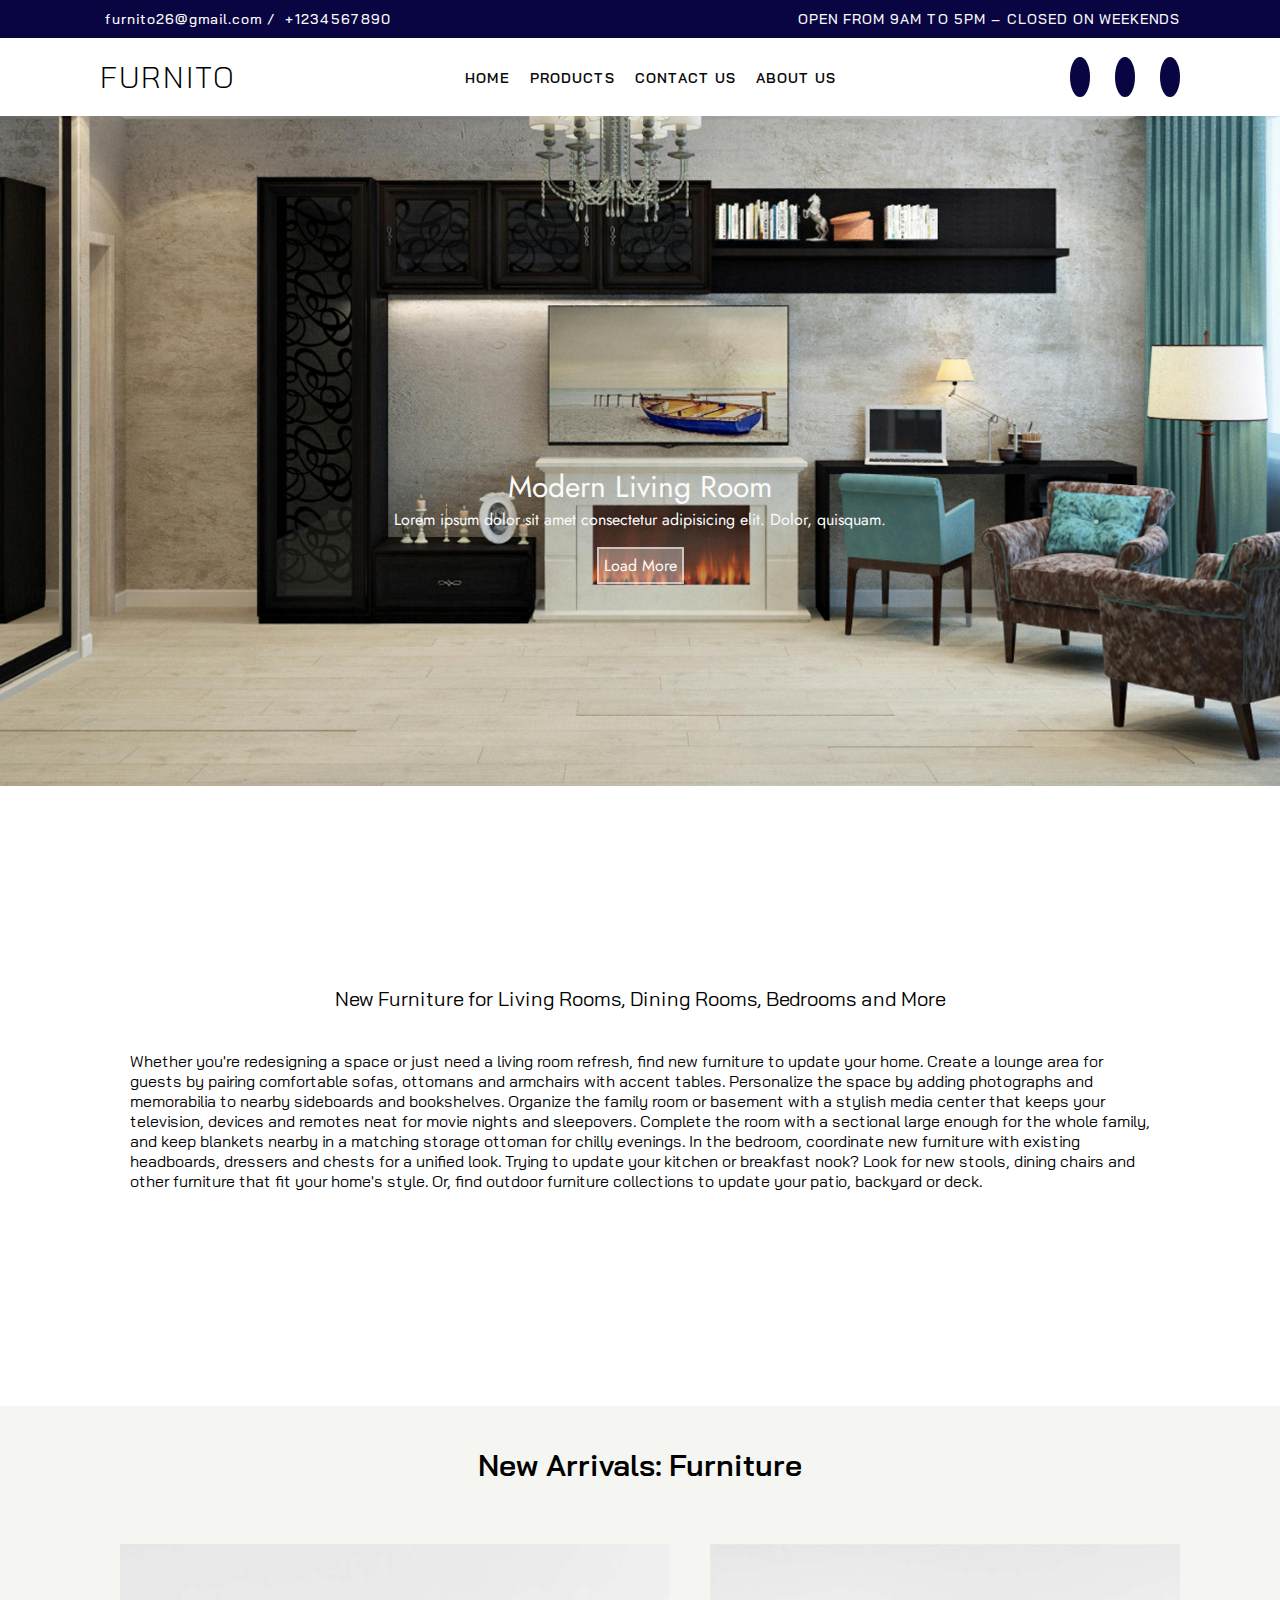
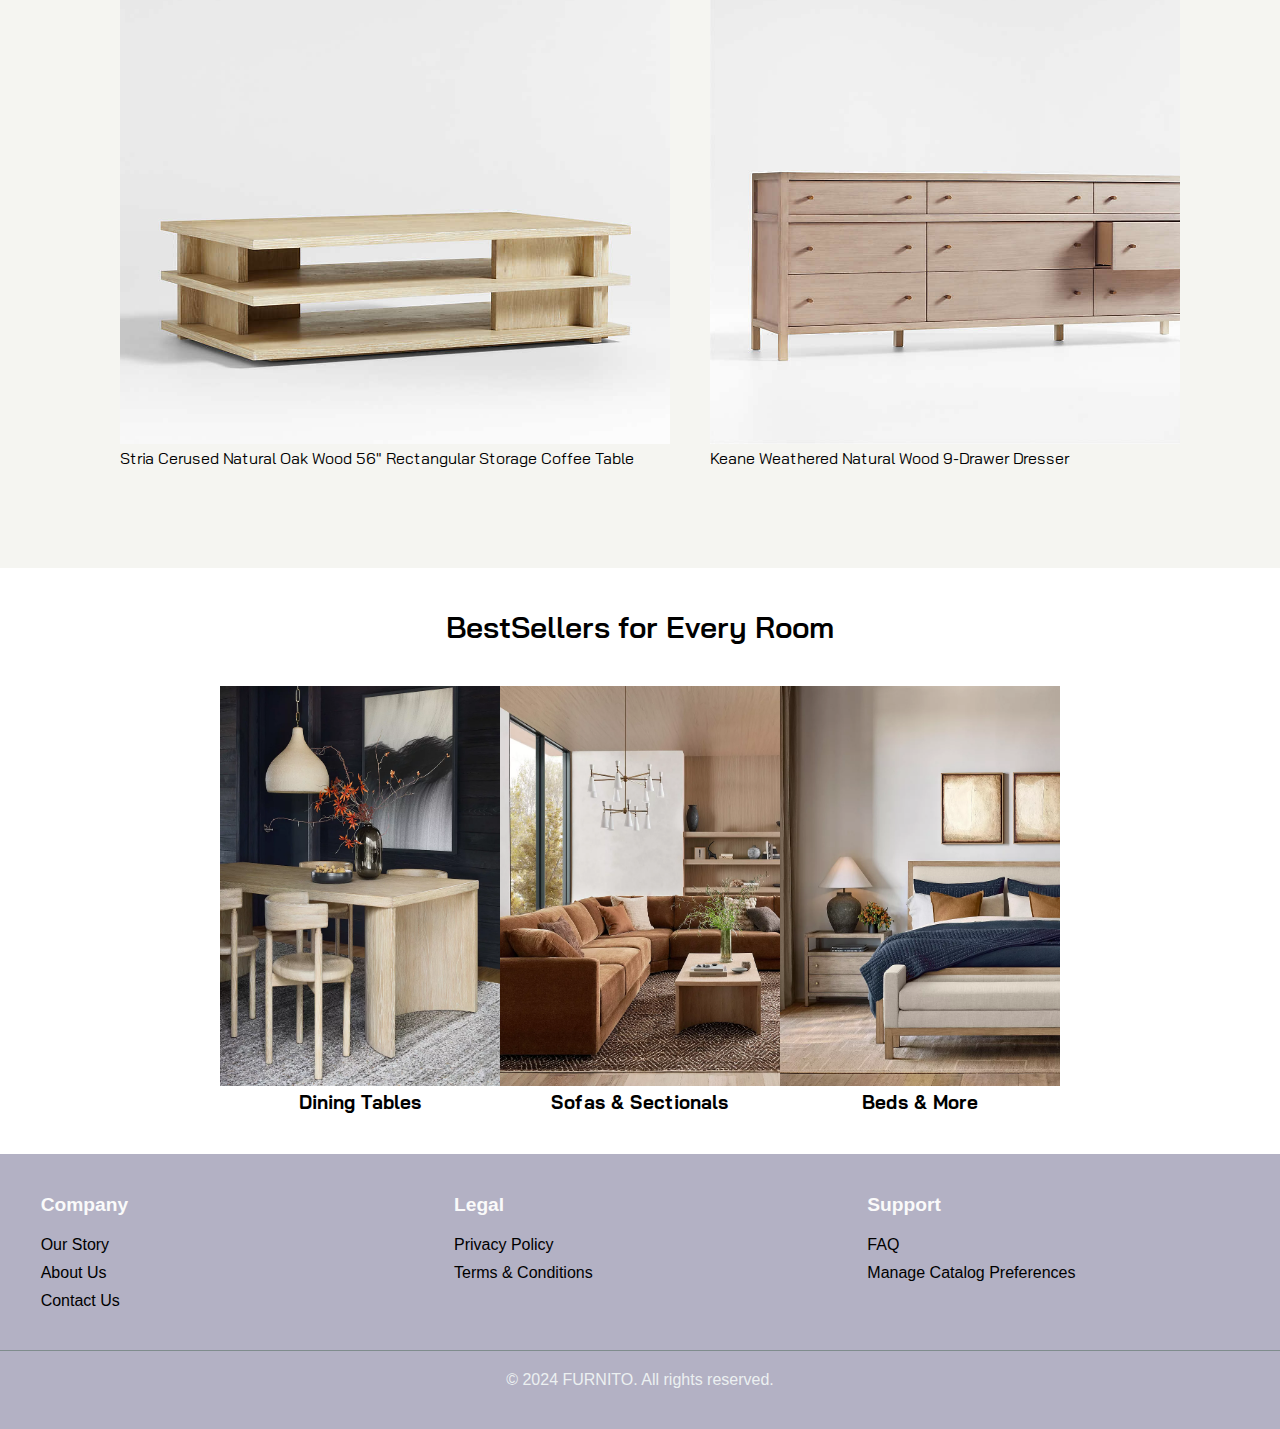
<file: index.html>
<!DOCTYPE html>
<html lang="en">
<head>
    <meta charset="UTF-8">
    <meta name="viewport" content="width=device-width, initial-scale=1.0">
    <title>Home</title>
    <link rel="stylesheet" href="./index.css">
    <link rel="stylesheet" href="https://cdnjs.cloudflare.com/ajax/libs/font-awesome/6.6.0/css/all.min.css" integrity="sha512-Kc323vGBEqzTmouAECnVceyQqyqdsSiqLQISBL29aUW4U/M7pSPA/gEUZQqv1cwx4OnYxTxve5UMg5GT6L4JJg==" crossorigin="anonymous" referrerpolicy="no-referrer" />
</head>
<body>
    <!-- =================top nav bar -->
    <div class="topnav">
        <div><i class="fa-solid fa-envelope"></i>furnito26@gmail.com / <i class="fa-solid fa-phone"></i>+1234567890</div>
        <div>OPEN FROM 9AM TO 5PM – CLOSED ON WEEKENDS</div>
    </div>

    <!-- =================main nav bar================= -->

    <div class="mainnav">
        <div class="main1">FURNITO</div>
        <div class="main2">
            <div><a href="#">HOME</a></div>
            <div><a href="./product.html">PRODUCTS</a></div>
            <!-- <div><a href="./collection.html">COLLECTIONS</a></div> -->
            <div><a href="./contact.html">CONTACT US</a></div>
            <div><a href="./about.html">ABOUT US</a></div>
        </div>
        <div class="main3">
            <div><a href="./signin.html"><i class="fa-solid fa-circle-user"></i></a></div>
            <div><a href=""><i class="fa-regular fa-heart"></i></a></div>
            <div><a href=""><i class="fa-solid fa-cart-shopping"></i></a></div>
            
        </div>
    </div>

    <!-- ===============================mobile view navbar======================= -->
    <input type="checkbox" id="inputmainnav" hidden>
    <input type="checkbox" id="inputmainnavout" hidden >
    <div class="mobileviewnav">
        <div class="mobnav1"><label for="inputmainnav"><i class="fa-solid fa-bars"></i></label></div>
        <div class="logo">FURNITO</div>
        <div class="mobnav2"><a href="./signin.html"><i class="fa-solid fa-circle-user"></i></a></div>
    </div>

    <!-- ============================mobile view three bars tap navbar========================= -->
     <div id="sidebar">
        <div>
            <label for="inputmainnavout"><i class="fa-solid fa-xmark"></i></label>
            <div class="sidebar1">
                <div><a href=""><i class="fa-regular fa-heart"></i></a></div>
                <div><a href=""><i class="fa-solid fa-cart-shopping"></i></a></div>
            </div>
            <div class="sidebar2">
                <div><a href="#">HOME</a></div>
                <div><a href="./product.html">PRODUCTS</a></div>
                <!-- <div><a href="./collection.html">COLLECTIONS</a></div> -->
                <div><a href="./contact.html">CONTACT US</a></div>
                <div><a href="./about.html">ABOUT US</a></div>
            </div>
        </div>
     </div>

    <!-- ===================================================================== -->

    <!-- ======================Hero ========================= -->

    <div class="hero">
        <div><span>Modern Living Room</span><br> Lorem ipsum dolor sit amet consectetur adipisicing elit. Dolor, quisquam. <br><br> <u>Load More</u></div>
        <!-- <div></div> -->
    </div>

    <!-- =========================next to the hero===================== -->

    <div class="herotext">
        <h4>New Furniture for Living Rooms, Dining Rooms, Bedrooms and More</h4>
            <p>Whether you're redesigning a space or just need a living room refresh, find new furniture to update your home. Create a lounge area for guests by pairing comfortable sofas, ottomans and armchairs with accent tables. Personalize the space by adding photographs and memorabilia to nearby sideboards and bookshelves. Organize the family room or basement with a stylish media center that keeps your television, devices and remotes neat for movie nights and sleepovers. Complete the room with a sectional large enough for the whole family, and keep blankets nearby in a matching storage ottoman for chilly evenings. In the bedroom, coordinate new furniture with existing headboards, dressers and chests for a unified look. Trying to update your kitchen or breakfast nook? Look for new stools, dining chairs and other furniture that fit your home's style. Or, find outdoor furniture collections to update your patio, backyard or deck.</p>
    </div>

    <!-- <div class="threecard">
        <div><img src="./images/shop-img24.jpg" alt="" width="400" height="400"></div>
        <div><img src="./images/shop-img25.jpg" alt="" width="400" height="400"></div>
        <div><img src="./images/ruslan-sh.jpg" alt="" width="400" height="200"></div>
    </div> -->

    <!-- ===========================new arrival secton =================================== -->

    <div id="newarrival">
        <h2>New Arrivals: Furniture</h2>
        <article>
            <div><img src="./new arrival/StriaStrgCoffeeTable3QSSF24.jpeg" alt=""><h3>Stria Cerused Natural Oak Wood 56" Rectangular Storage Coffee Table</h3></div>
            <div><img src="./new arrival/KeaneNat9DrwrDresserAV3QSSF24.jpeg" alt=""><h3>Keane Weathered Natural Wood 9-Drawer Dresser</h3></div>
            <div><img src="./new arrival/AxisB4LSfCrnALSRChsDI3QSSF24_3D.jpeg" alt=""><h3>Axis Bench 4-Piece Corner Sectional Sofa with Chaise Lounge</h3></div>
            <div><img src="./new arrival/VirageDiningChair3QSSF24.jpeg" alt=""><h3>Virage Oak Wood Curved Dining Chair</h3></div>
            <div><img src="./new arrival/MaisonBrlWdDsplyCabWLt3QSSF24.jpeg" alt=""><h3>Maison Burl Wood Display Storage Cabinet with Light</h3></div>
            <div><img src="./new arrival/Keane70inNatUphBenchSOSSF24.jpeg" alt=""><h3>Keane 70" Weathered Natural Wood Upholstered Bench</h3></div>
            <div><img src="./new arrival/OscarEndTable3QSSF24.jpeg" alt=""><h3>Oscar Brown Pine Wood Rectangular End Table</h3></div>
            <div><img src="./new arrival/Troupe24inSQSdTblWMrbTp3QSSF24.jpeg" alt=""><h3>Pine Wood Square Side Table with Marble Top</h3></div>
        </article>
    </div>

    <!-- ============================= best seller====================================== -->

    <div id="BestSellers">
        <h2>BestSellers for Every Room</h2>
        <article>
            <div><img src="./best seller img/cb_dPLP_20240725_FurnBottomContent_DiningRoom.jpg" alt=""><h3>Dining Tables</h3></div>
            <div><img src="./best seller img/cb_dPLP_20240725_FurnBottomContent_LivingRoom.jpg" alt=""><h3>Sofas & Sectionals</h3></div>
            <div><img src="./best seller img/cb_dPLP_20240725_FurnBottomContent_Bedroom.jpg" alt=""><h3>Beds & More</h3></div>
        </article>
    </div>

    <!-- ========================footer========================= -->

    <footer class="footer">
        <div class="footer-container">
            <div class="footer-column">
                <h3>Company</h3>
                <ul>
                    <li><a href="#our-story">Our Story</a></li>
                    <li><a href="#about-us">About Us</a></li>
                    <li><a href="#contact-us">Contact Us</a></li>
                </ul>
            </div>
            <div class="footer-column">
                <h3>Legal</h3>
                <ul>
                    <li><a href="#privacy-policy">Privacy Policy</a></li>
                    <li><a href="#terms-conditions">Terms & Conditions</a></li>
                </ul>
            </div>
            <div class="footer-column">
                <h3>Support</h3>
                <ul>
                    <li><a href="#faq">FAQ</a></li>
                    <li><a href="#manage-preferences">Manage Catalog Preferences</a></li>
                </ul>
            </div>
        </div>
        <div class="footer-bottom"></div>
           <center><p>&copy; 2024 FURNITO. All rights reserved.</p></center> 
        </div>
    </footer>
    
</body>
</html>
</file>
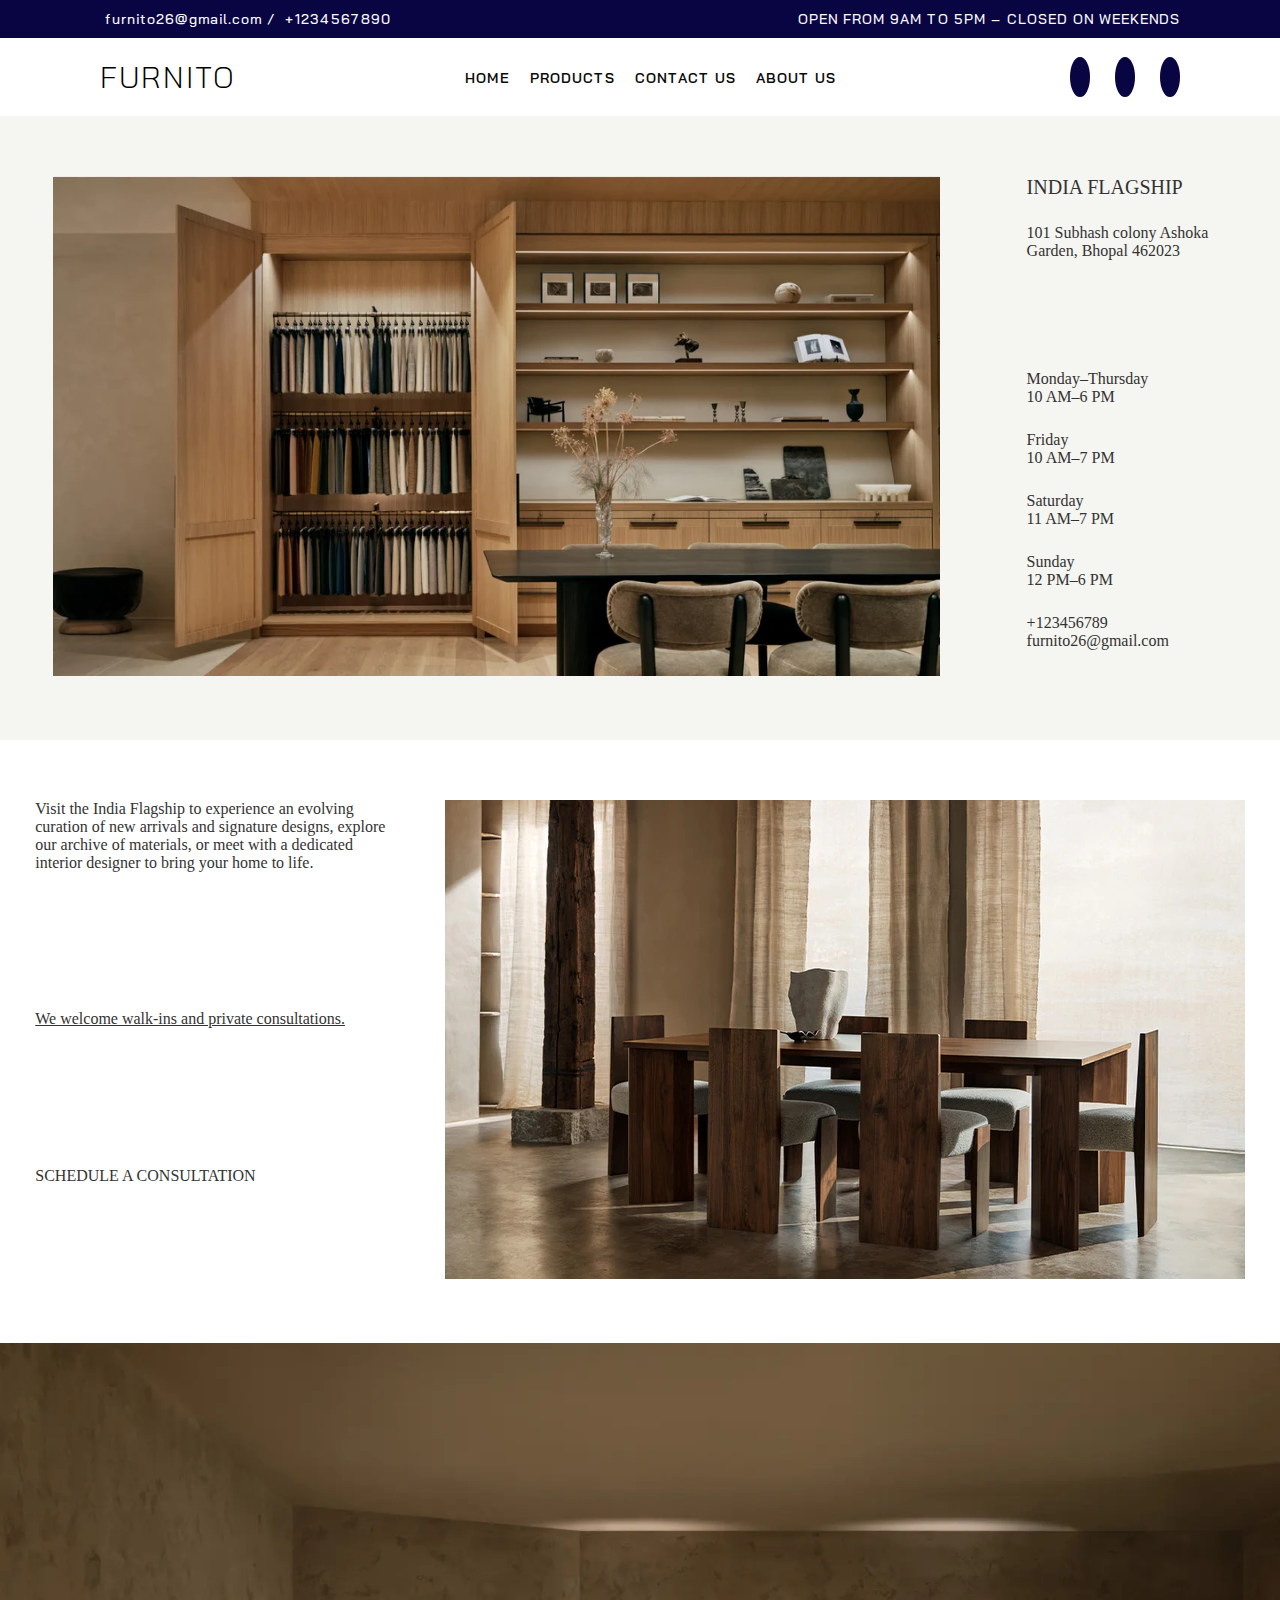
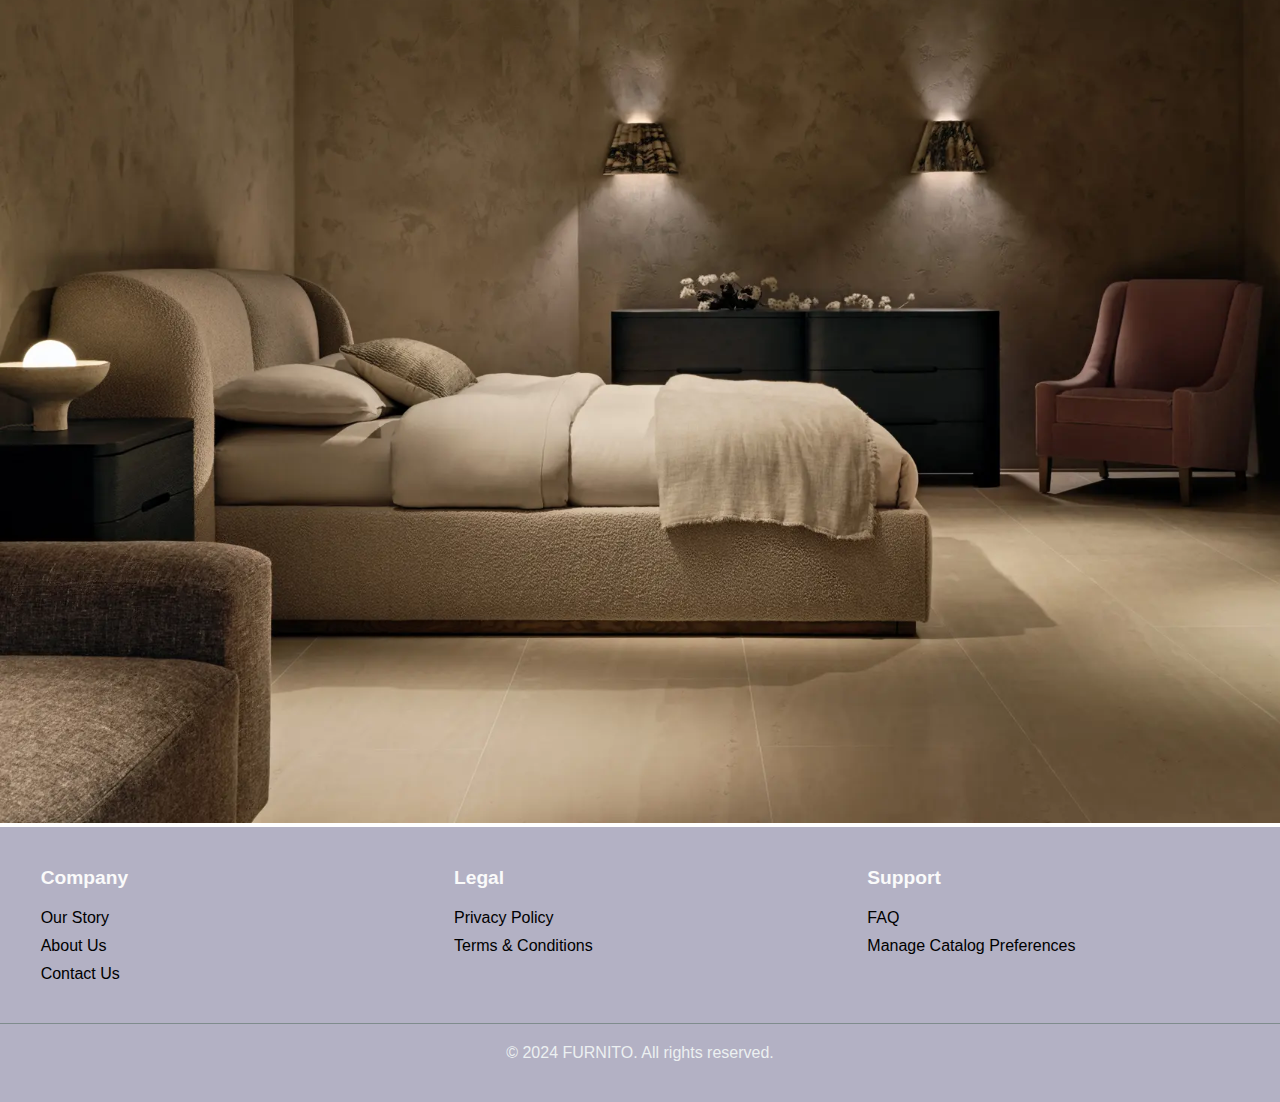
<file: about.html>
<!DOCTYPE html>
<html lang="en">
<head>
    <meta charset="UTF-8">
    <meta name="viewport" content="width=device-width, initial-scale=1.0">
    <title>About us</title>
    <link rel="stylesheet" href="https://cdnjs.cloudflare.com/ajax/libs/font-awesome/6.6.0/css/all.min.css" integrity="sha512-Kc323vGBEqzTmouAECnVceyQqyqdsSiqLQISBL29aUW4U/M7pSPA/gEUZQqv1cwx4OnYxTxve5UMg5GT6L4JJg==" crossorigin="anonymous" referrerpolicy="no-referrer" />
    <link rel="stylesheet" href="./about.css">
</head>
<body>
    <!-- =================top nav bar -->
    <div class="topnav">
        <div>
          <i class="fa-solid fa-envelope"></i>furnito26@gmail.com /
          <i class="fa-solid fa-phone"></i>+1234567890
        </div>
        <div>OPEN FROM 9AM TO 5PM – CLOSED ON WEEKENDS</div>
      </div>
  
      <!-- =================main nav bar================= -->
  
      <div class="mainnav">
        <div class="main1">FURNITO</div>
        <div class="main2">
          <div><a class="home" href="./index.html">HOME</a></div>
          <div><a href="./product.html">PRODUCTS</a></div>
          <!-- <div><a href="./collection.html">COLLECTIONS</a></div> -->
          <div><a href="./contact.html">CONTACT US</a></div>
          <div><a href="./about.html">ABOUT US</a></div>
        </div>
        <div class="main3">
          <div>
            <a href="./signin.html"><i class="fa-solid fa-circle-user"></i></a>
          </div>
          <div>
            <a href=""><i class="fa-regular fa-heart"></i></a>
          </div>
          <div>
            <a href=""><i class="fa-solid fa-cart-shopping"></i></a>
          </div>
        </div>
      </div>

       <!-- ===============================mobile view navbar======================= -->
    <input type="checkbox" id="inputmainnav" hidden>
    <input type="checkbox" id="inputmainnavout" hidden >
    <div class="mobileviewnav">
        <div class="mobnav1"><label for="inputmainnav"><i class="fa-solid fa-bars"></i></label></div>
        <div class="logo">FURNITO</div>
        <div class="mobnav2"><a href="./signin.html"><i class="fa-solid fa-circle-user"></i></a></div>
    </div>

    <!-- ============================mobile view three bars tap navbar========================= -->
     <div id="sidebar">
        <div>
            <label for="inputmainnavout"><i class="fa-solid fa-xmark"></i></label>
            <div class="sidebar1">
                <div><a href=""><i class="fa-regular fa-heart"></i></a></div>
                <div><a href=""><i class="fa-solid fa-cart-shopping"></i></a></div>
            </div>
            <div class="sidebar2">
                <div><a href="./index.html">HOME</a></div>
                <div><a href="./product.html">PRODUCTS</a></div>
                <!-- <div><a href="./collection.html">COLLECTIONS</a></div> -->
                <div><a href="./contact.html">CONTACT US</a></div>
                <div><a href="#">ABOUT US</a></div>
            </div>
        </div>
     </div>

      <!-- ==================hero ============================ -->

      <div class="hero">
              <div ><img src="./images/flagship_1000x.jpg" alt="" height="500px">
              </div>
              <div class="herodiv2">
                <h3>INDIA FLAGSHIP</h3>
                <p>
                  101 Subhash colony 
                  Ashoka Garden, Bhopal 462023
                </p>
            
                <div>
                  Monday–Thursday <br>
                  10 AM–6 PM
                </div>
                <div>
                  Friday <br>
                  10 AM–7 PM
                </div>
                <div>
                  Saturday <br>
                  11 AM–7 PM
                </div>
                <div>
                  Sunday <br>
                  12 PM–6 PM
                </div>
                <div>
                  +123456789 <br>
                  furnito26@gmail.com
                </div>
              </div>
      </div>

    <!-- ================================Second section======================================= -->

    <div class="secondsec">
      <div class="secondsecdiv1">
        <p>Visit the India Flagship to experience an evolving curation of new arrivals and signature designs, explore our archive of materials, or meet with a dedicated interior designer to bring your home to life.</p>
        <u>We welcome walk-ins and private consultations.</u>
        <span>SCHEDULE A CONSULTATION</span>
      </div>
      <div>
        <img src="./images/03_Shop_Dining.jpg" alt="">
      </div>
    </div>

    <!-- ===========================third section============================== -->

    <div class="third">
      <img src="./images/flagship_bed_desktop.jpg" alt="" width="1440px">
    </div>

    <!-- ========================footer========================= -->

    <footer class="footer">
      <div class="footer-container">
          <div class="footer-column">
              <h3>Company</h3>
              <ul>
                  <li><a href="#our-story">Our Story</a></li>
                  <li><a href="#about-us">About Us</a></li>
                  <li><a href="#contact-us">Contact Us</a></li>
              </ul>
          </div>
          <div class="footer-column">
              <h3>Legal</h3>
              <ul>
                  <li><a href="#privacy-policy">Privacy Policy</a></li>
                  <li><a href="#terms-conditions">Terms & Conditions</a></li>
              </ul>
          </div>
          <div class="footer-column">
              <h3>Support</h3>
              <ul>
                  <li><a href="#faq">FAQ</a></li>
                  <li><a href="#manage-preferences">Manage Catalog Preferences</a></li>
              </ul>
          </div>
      </div>
      <div class="footer-bottom"></div>
         <center><p>&copy; 2024 FURNITO. All rights reserved.</p></center> 
      </div>
  </footer>
</body>
</html>
</file>
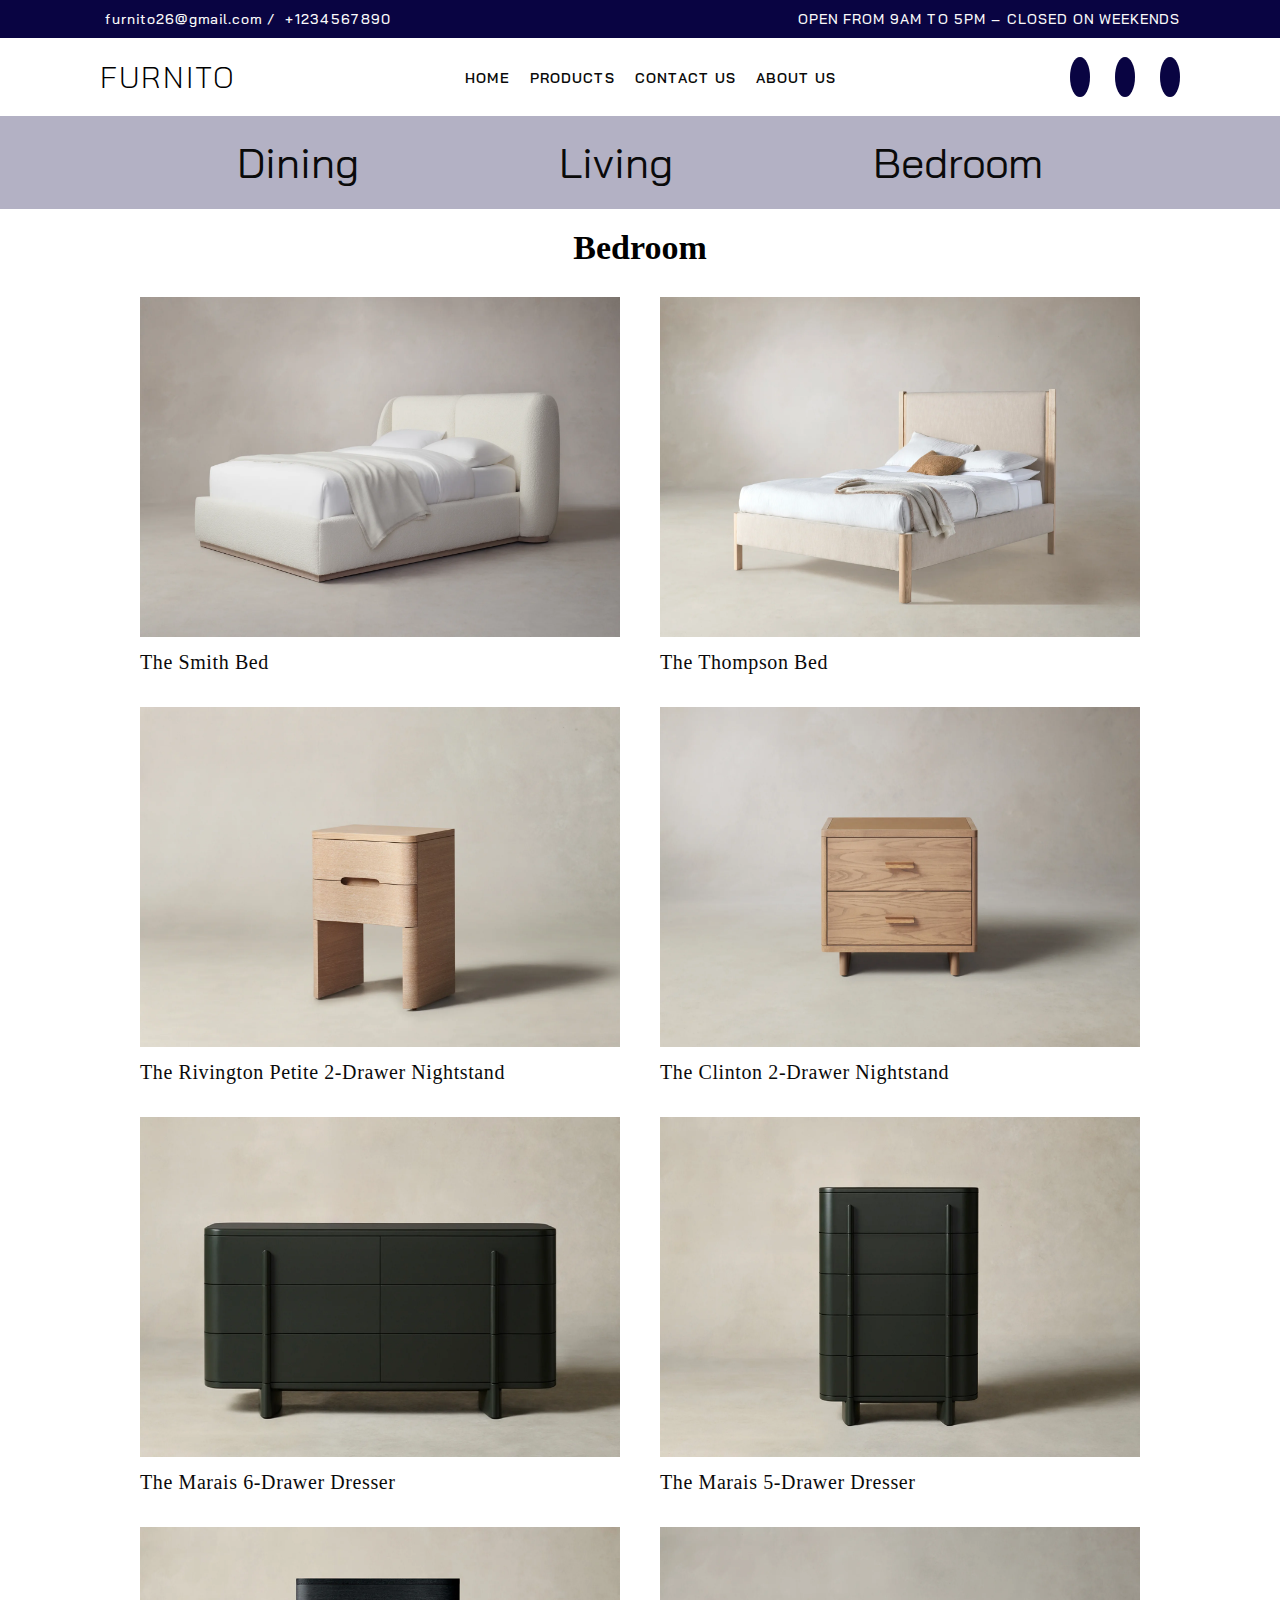
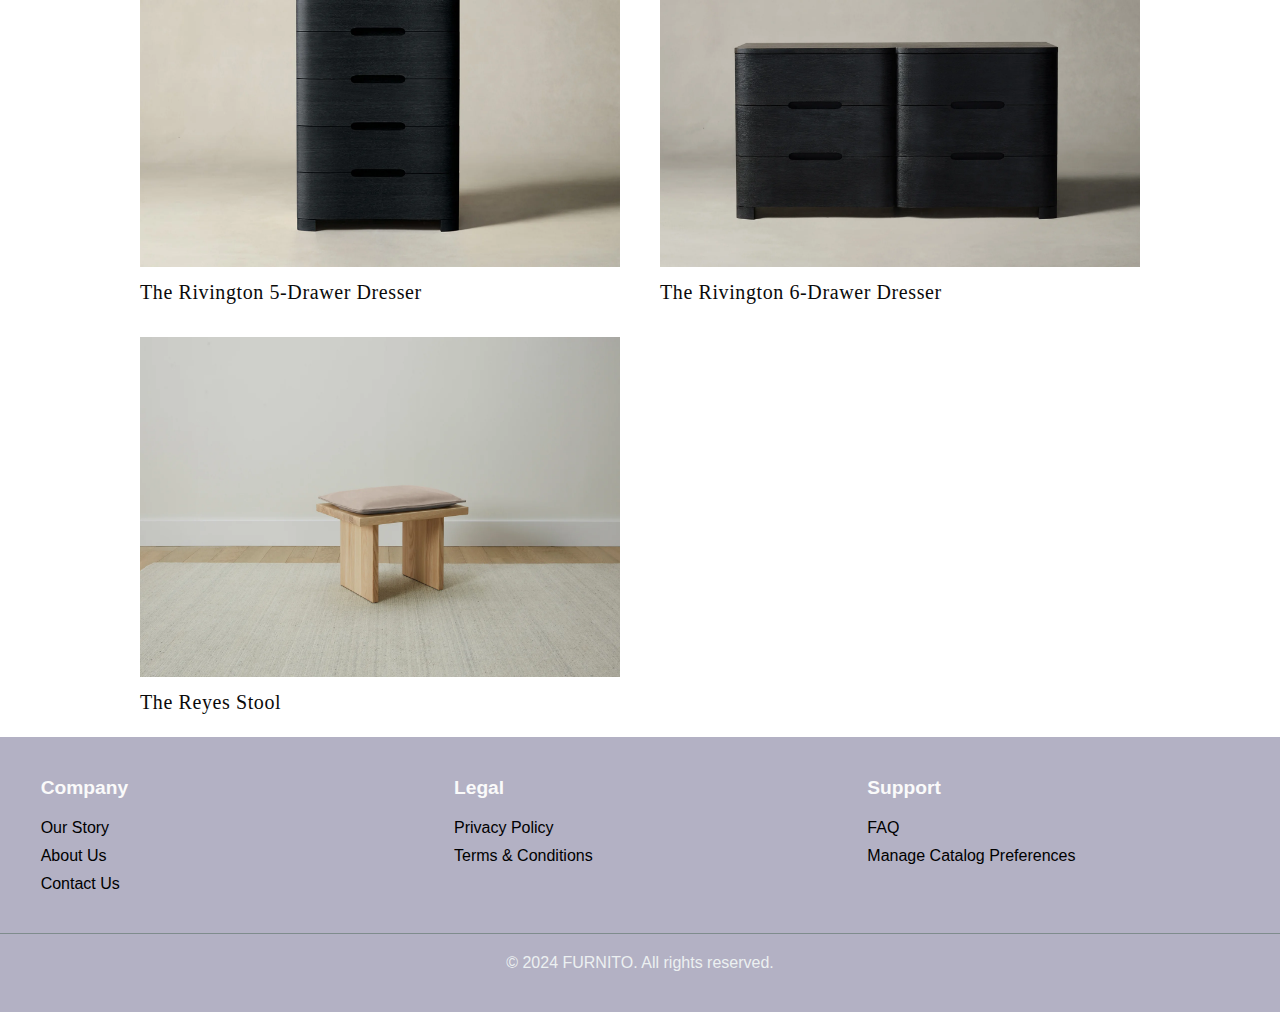
<file: bedroom.html>
<!DOCTYPE html>
<html lang="en">
<head>
    <meta charset="UTF-8">
    <meta name="viewport" content="width=device-width, initial-scale=1.0">
    <title>Products Bedroom</title>
    <link rel="stylesheet" href="product.css">
    <link rel="stylesheet" href="https://cdnjs.cloudflare.com/ajax/libs/font-awesome/6.6.0/css/all.min.css" integrity="sha512-Kc323vGBEqzTmouAECnVceyQqyqdsSiqLQISBL29aUW4U/M7pSPA/gEUZQqv1cwx4OnYxTxve5UMg5GT6L4JJg==" crossorigin="anonymous" referrerpolicy="no-referrer" />
</head>
<body>
    <!-- =================top nav bar -->
    <div class="topnav">
        <div>
          <i class="fa-solid fa-envelope"></i>furnito26@gmail.com /
          <i class="fa-solid fa-phone"></i>+1234567890
        </div>
        <div>OPEN FROM 9AM TO 5PM – CLOSED ON WEEKENDS</div>
      </div>
  
      <!-- =================main nav bar================= -->
  
      <div class="mainnav">
        <div class="main1">FURNITO</div>
        <div class="main2">
          <div><a class="home" href="./index.html">HOME</a></div>
          <div><a href="./product.html">PRODUCTS</a></div>
          <!-- <div><a href="./collection.html">COLLECTIONS</a></div> -->
          <div><a href="./contact.html">CONTACT US</a></div>
          <div><a href="./about.html">ABOUT US</a></div>
        </div>
        <div class="main3">
          <div>
            <a href="./signin.html"><i class="fa-solid fa-circle-user"></i></a>
          </div>
          <div>
            <a href=""><i class="fa-regular fa-heart"></i></a>
          </div>
          <div>
            <a href=""><i class="fa-solid fa-cart-shopping"></i></a>
          </div>
        </div>
      </div>

       <!-- ===============================mobile view navbar======================= -->
    <input type="checkbox" id="inputmainnav" hidden>
    <input type="checkbox" id="inputmainnavout" hidden >
    <div class="mobileviewnav">
        <div class="mobnav1"><label for="inputmainnav"><i class="fa-solid fa-bars"></i></label></div>
        <div class="logo">FURNITO</div>
        <div class="mobnav2"><a href="./signin.html"><i class="fa-solid fa-circle-user"></i></a></div>
    </div>

    <!-- ============================mobile view three bars tap navbar========================= -->
     <div id="sidebar">
        <div>
            <label for="inputmainnavout"><i class="fa-solid fa-xmark"></i></label>
            <div class="sidebar1">
                <div><a href=""><i class="fa-regular fa-heart"></i></a></div>
                <div><a href=""><i class="fa-solid fa-cart-shopping"></i></a></div>
            </div>
            <div class="sidebar2">
                <div><a href="./index.html">HOME</a></div>
                <div><a href="./product.html">PRODUCTS</a></div>
                <!-- <div><a href="./collection.html">COLLECTIONS</a></div> -->
                <div><a href="./contact.html">CONTACT US</a></div>
                <div><a href="./about.html">ABOUT US</a></div>
            </div>
        </div>
     </div>

     <!-- ===========================hero section========================= -->

      <div class="hero">
        <section class="heronav">
          <div><a href="./product.html">Dining</a></div>
          <div><a href="./living.html">Living</a></div>
          <div><a href="#">Bedroom</a></div>
        </section>
        
        <h1>Bedroom</h1>
        <div class="carts">
          
          <div><img src="./Bed images/master-smith-bed-1a_2.0.jpg" alt="" height="400px" width="650px"><h3>The Smith Bed </h3></div>
          <div><img src="./Bed images/master-thompson-bed-1b_2.0.jpg" alt="" height="400px" width="650px"><h3>The Thompson Bed</h3></div>
          <div><img src="./Bed images/master-rivington-petite-2-drawer-nightstand-2_2.0.jpg" alt="" height="400px" width="650px"><h3>The Rivington Petite 2-Drawer Nightstand</h3></div>
          <div><img src="./Bed images/master-clinton-2-drawer-nightstand-1a_2.0.jpg" alt="" height="400px" width="650px"><h3>The Clinton 2-Drawer Nightstand</h3></div>
          <div><img src="./Bed images/master-marais-6-drawer-dresser-1a_2.0.jpg" alt="" height="400px" width="650px"><h3>The Marais 6-Drawer Dresser</h3></div>
          <div><img src="./Bed images/master-marais-5-drawer-dresser-1a_2.0.jpg" alt="" height="400px" width="650px"><h3>The Marais 5-Drawer Dresser</h3></div>
          <div><img src="./Bed images/master-rivington-5-drawer-dresser-1a_2.0.jpg" alt="" height="400px" width="650px"><h3>The Rivington 5-Drawer Dresser</h3></div>
          <div><img src="./Bed images/master-rivington-6-drawer-dresser-1a_2.0.jpg" alt="" height="400px" width="650px"><h3>The Rivington 6-Drawer Dresser</h3></div>
          <div><img src="./Bed images/master-reyes-stool-1a_2.0.jpg" alt="" height="400px" width="650px"><h3>The Reyes Stool</h3></div>
          
        </div>
      </div>

      <!-- ========================footer========================= -->

    <footer class="footer">
      <div class="footer-container">
          <div class="footer-column">
              <h3>Company</h3>
              <ul>
                  <li><a href="#our-story">Our Story</a></li>
                  <li><a href="#about-us">About Us</a></li>
                  <li><a href="#contact-us">Contact Us</a></li>
              </ul>
          </div>
          <div class="footer-column">
              <h3>Legal</h3>
              <ul>
                  <li><a href="#privacy-policy">Privacy Policy</a></li>
                  <li><a href="#terms-conditions">Terms & Conditions</a></li>
              </ul>
          </div>
          <div class="footer-column">
              <h3>Support</h3>
              <ul>
                  <li><a href="#faq">FAQ</a></li>
                  <li><a href="#manage-preferences">Manage Catalog Preferences</a></li>
              </ul>
          </div>
      </div>
      <div class="footer-bottom"></div>
         <center><p>&copy; 2024 FURNITO. All rights reserved.</p></center> 
      </div>
  </footer>
</body>
</html>
</file>
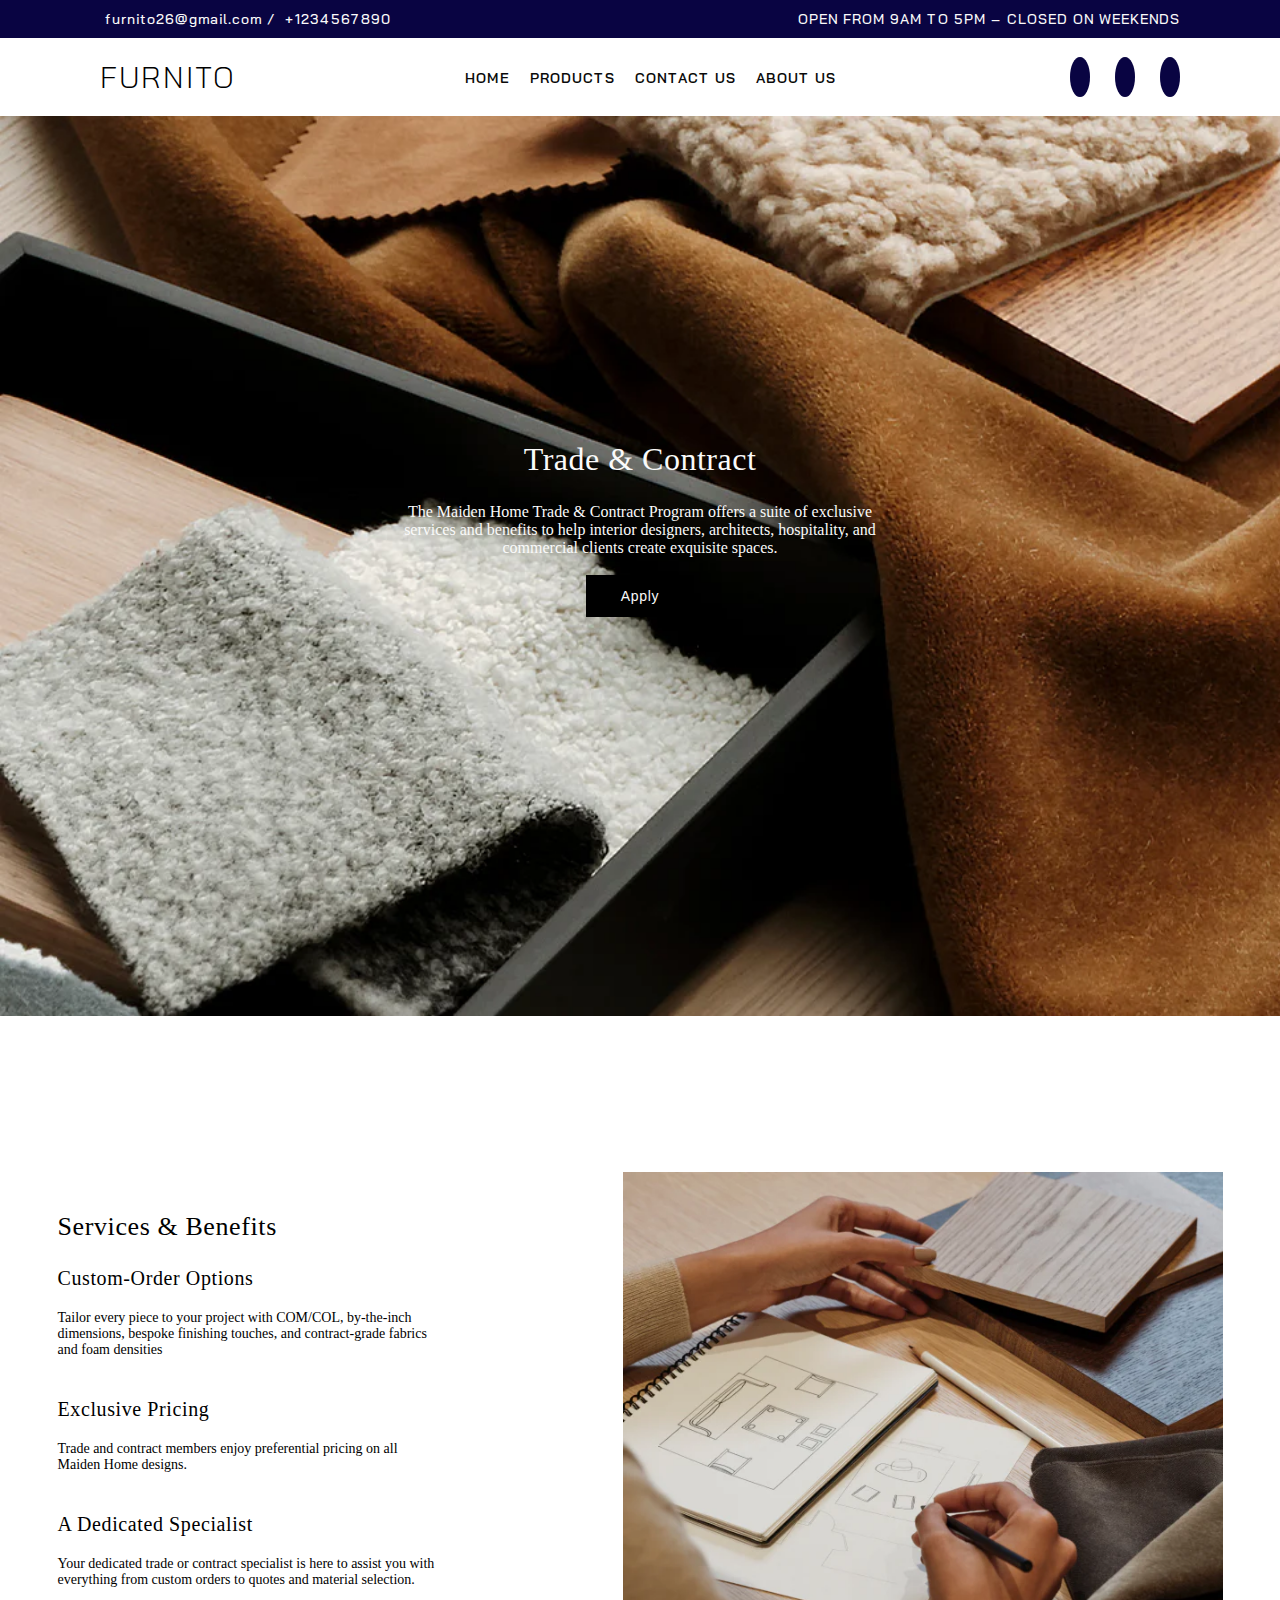
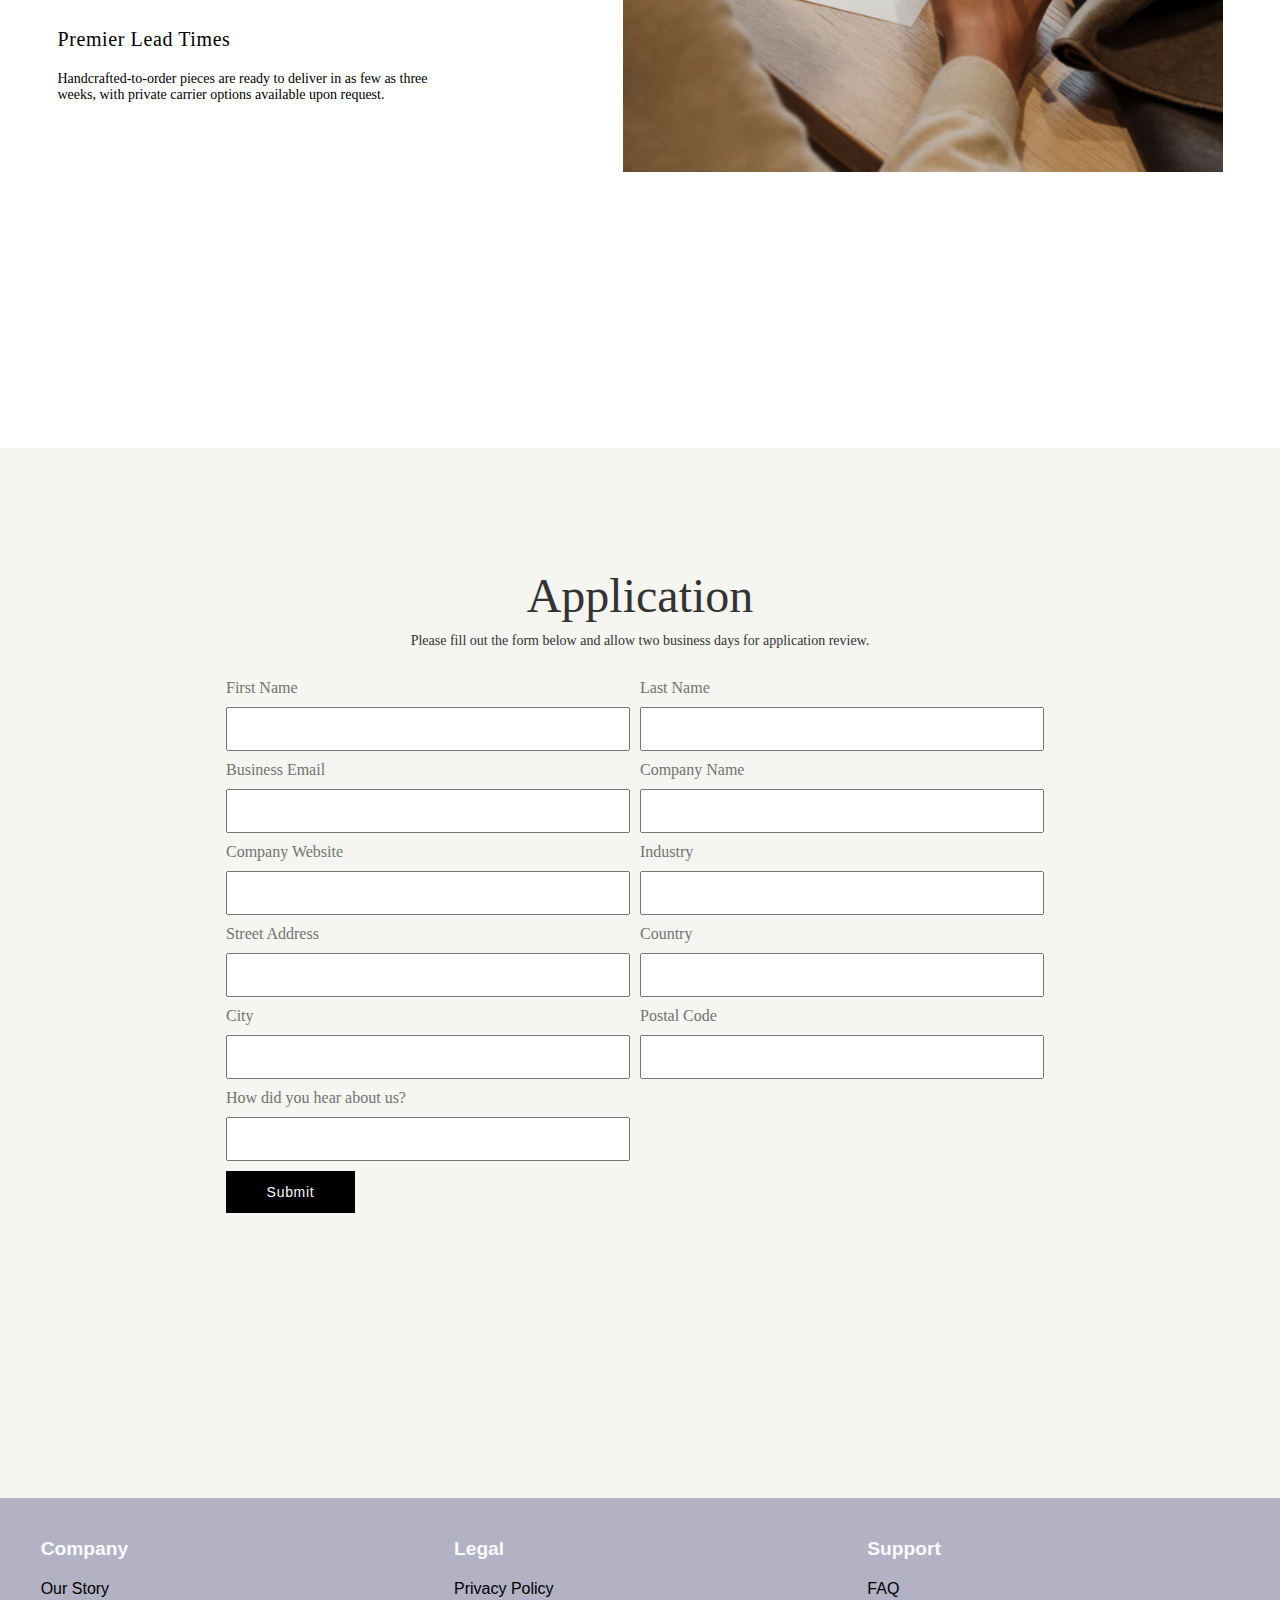
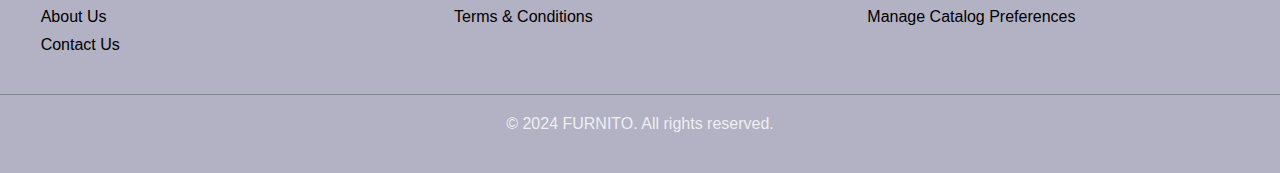
<file: contact.html>
<!DOCTYPE html>
<html lang="en">
<head>
    <meta charset="UTF-8">
    <meta name="viewport" content="width=device-width, initial-scale=1.0">
    <title>Contact us</title>
    <link rel="stylesheet" href="https://cdnjs.cloudflare.com/ajax/libs/font-awesome/6.6.0/css/all.min.css" integrity="sha512-Kc323vGBEqzTmouAECnVceyQqyqdsSiqLQISBL29aUW4U/M7pSPA/gEUZQqv1cwx4OnYxTxve5UMg5GT6L4JJg==" crossorigin="anonymous" referrerpolicy="no-referrer" />
    <link rel="stylesheet" href="./contact.css">
</head>
<body>
    <!-- =================top nav bar -->
    <div class="topnav">
        <div>
          <i class="fa-solid fa-envelope"></i>furnito26@gmail.com /
          <i class="fa-solid fa-phone"></i>+1234567890
        </div>
        <div>OPEN FROM 9AM TO 5PM – CLOSED ON WEEKENDS</div>
      </div>
  
      <!-- =================main nav bar================= -->
  
      <div class="mainnav">
        <div class="main1">FURNITO</div>
        <div class="main2">
          <div><a class="home" href="./index.html">HOME</a></div>
          <div><a href="./product.html">PRODUCTS</a></div>
          <!-- <div><a href="./collection.html">COLLECTIONS</a></div> -->
          <div><a href="./contact.html">CONTACT US</a></div>
          <div><a href="./about.html">ABOUT US</a></div>
        </div>
        <div class="main3">
          <div>
            <a href="./signin.html"><i class="fa-solid fa-circle-user"></i></a>
          </div>
          <div>
            <a href=""><i class="fa-regular fa-heart"></i></a>
          </div>
          <div>
            <a href=""><i class="fa-solid fa-cart-shopping"></i></a>
          </div>
        </div>
      </div>

       <!-- ===============================mobile view navbar======================= -->
    <input type="checkbox" id="inputmainnav" hidden>
    <input type="checkbox" id="inputmainnavout" hidden >
    <div class="mobileviewnav">
        <div class="mobnav1"><label for="inputmainnav"><i class="fa-solid fa-bars"></i></label></div>
        <div class="logo">FURNITO</div>
        <div class="mobnav2"><a href="./signin.html"><i class="fa-solid fa-circle-user"></i></a></div>
    </div>

    <!-- ============================mobile view three bars tap navbar========================= -->
     <div id="sidebar">
        <div>
            <label for="inputmainnavout"><i class="fa-solid fa-xmark"></i></label>
            <div class="sidebar1">
                <div><a href=""><i class="fa-regular fa-heart"></i></a></div>
                <div><a href=""><i class="fa-solid fa-cart-shopping"></i></a></div>
            </div>
            <div class="sidebar2">
                <div><a href="./index.html">HOME</a></div>
                <div><a href="./product.html">PRODUCTS</a></div>
                <!-- <div><a href="./collection.html">COLLECTIONS</a></div> -->
                <div><a href="#">CONTACT US</a></div>
                <div><a href="./about.html">ABOUT US</a></div>
            </div>
        </div>
     </div>

      <!-- =======================hero section========================== -->

      <div class="hero">
        <div>
            <span>Trade & Contract</span>
            <p>The Maiden Home Trade & Contract Program offers a suite of exclusive services and benefits to help interior designers, architects, hospitality, and commercial clients create exquisite spaces.</p>  
            <a href="#form">Apply</a>
        </div>
      </div>

      <!-- =========================second section========================== -->

      <section class="section2">
        <article class="section2art1">
            <h3>Services & Benefits</h3>
            <div>
                <h4>Custom-Order Options</h4>
            <p>Tailor every piece to your project with COM/COL, by-the-inch dimensions, bespoke finishing touches, and contract-grade fabrics and foam densities</p>
            </div>
            <div>
                <h4>Exclusive Pricing</h4>
                <p>Trade and contract members enjoy preferential pricing on all Maiden Home designs.</p>
            </div>
            <div>
                <h4>A Dedicated Specialist</h4>
                <p>Your dedicated trade or contract specialist is here to assist you with everything from custom orders to quotes and material selection.</p>
            </div>
            <div>
                <h4>Premier Lead Times</h4>
                <p>Handcrafted-to-order pieces are ready to deliver in as few as three weeks, with private carrier options available upon request.</p>
            </div>
        </article>
        <article class="section2art2">
            <img src="./images/02_TLP_670x670_8acada3d-2bc2-443d-94d9-228a13f5c738_800x.jpg" alt="" height="600px ">
        </article>
      </section>

      <!-- =============================== form section=============================== -->

      <section class="form" id="form">
        
        <form action="" class="formpart">
            <div class="formhead">
                <h3>Application</h3>
                <p>Please fill out the form below and allow two business days for application review.</p>
            </div>
            <div class="formgrid">
                <div>
                    <label for="">First Name</label><br>
                    <input type="text">
                </div>
                <div>
                    <label for="">Last Name</label><br>
                    <input type="text">
                </div>
                <div>
                    <label for="">Business Email</label><br>
                    <input type="text">
                </div>
                <div>
                    <label for="">Company Name</label><br>
                    <input type="text">
                </div>
                <div>
                    <label for="">Company Website</label><br>
                    <input type="text">
                </div>
                <div>
                    <label for="">Industry</label><br>
                    <input type="text">
                </div>
                <div>
                    <label for="">Street Address</label><br>
                    <input type="text">
                </div>
                <div>
                    <label for="">Country</label><br>
                    <input type="text">
                </div>
                <div>
                    <label for="">City</label><br>
                    <input type="text">
                </div>
                <div>
                    <label for="">Postal Code</label><br>
                    <input type="text">
                </div>
                <div>
                    <label for="">How did you hear about us?</label><br>
                    <input type="text">
                </div>
                
            </div>
            <button>Submit</button>
        </form>
        
      </section>

      <!-- ========================footer========================= -->

    <footer class="footer">
        <div class="footer-container">
            <div class="footer-column">
                <h3>Company</h3>
                <ul>
                    <li><a href="#our-story">Our Story</a></li>
                    <li><a href="#about-us">About Us</a></li>
                    <li><a href="#contact-us">Contact Us</a></li>
                </ul>
            </div>
            <div class="footer-column">
                <h3>Legal</h3>
                <ul>
                    <li><a href="#privacy-policy">Privacy Policy</a></li>
                    <li><a href="#terms-conditions">Terms & Conditions</a></li>
                </ul>
            </div>
            <div class="footer-column">
                <h3>Support</h3>
                <ul>
                    <li><a href="#faq">FAQ</a></li>
                    <li><a href="#manage-preferences">Manage Catalog Preferences</a></li>
                </ul>
            </div>
        </div>
        <div class="footer-bottom"></div>
           <center><p>&copy; 2024 FURNITO. All rights reserved.</p></center> 
        </div>
    </footer>

</body>
</html>
</file>
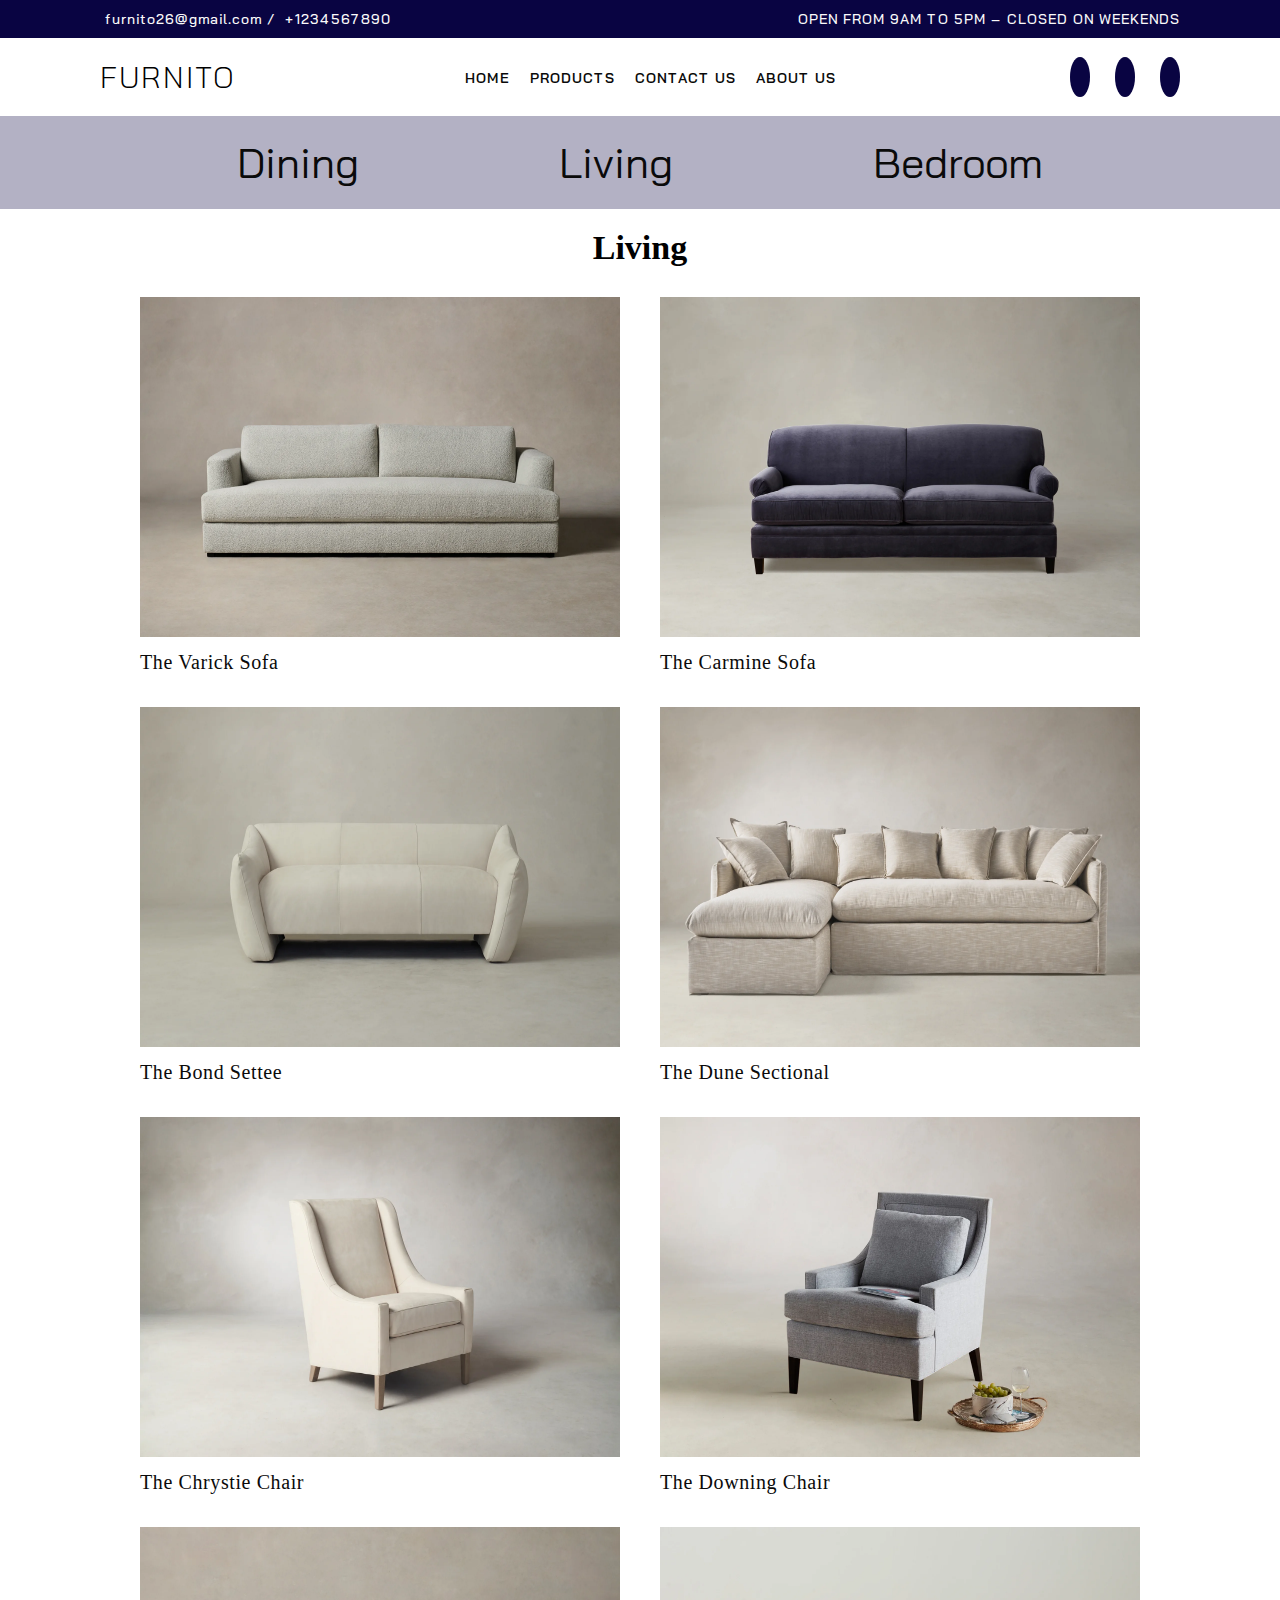
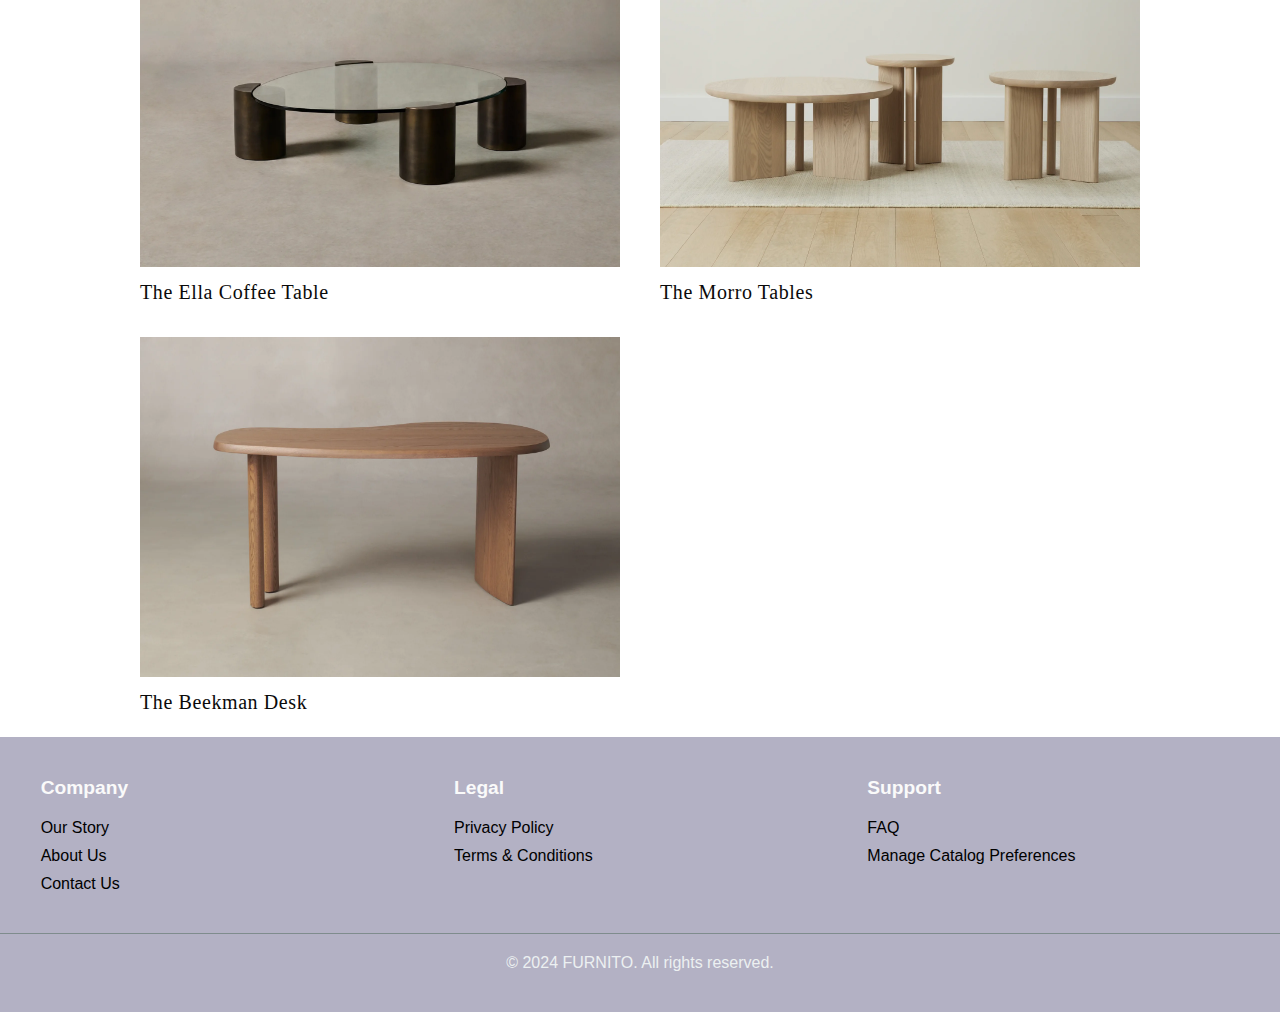
<file: living.html>
<!DOCTYPE html>
<html lang="en">
<head>
    <meta charset="UTF-8">
    <meta name="viewport" content="width=device-width, initial-scale=1.0">
    <title>Products Living</title>
    <link rel="stylesheet" href="./product.css">
    <link rel="stylesheet" href="https://cdnjs.cloudflare.com/ajax/libs/font-awesome/6.6.0/css/all.min.css" integrity="sha512-Kc323vGBEqzTmouAECnVceyQqyqdsSiqLQISBL29aUW4U/M7pSPA/gEUZQqv1cwx4OnYxTxve5UMg5GT6L4JJg==" crossorigin="anonymous" referrerpolicy="no-referrer" />
</head>
<body>
    <!-- =================top nav bar -->
    <div class="topnav">
        <div>
          <i class="fa-solid fa-envelope"></i>furnito26@gmail.com /
          <i class="fa-solid fa-phone"></i>+1234567890
        </div>
        <div>OPEN FROM 9AM TO 5PM – CLOSED ON WEEKENDS</div>
      </div>
  
      <!-- =================main nav bar================= -->
  
      <div class="mainnav">
        <div class="main1">FURNITO</div>
        <div class="main2">
          <div><a class="home" href="./index.html">HOME</a></div>
          <div><a href="./product.html">PRODUCTS</a></div>
          <!-- <div><a href="./collection.html">COLLECTIONS</a></div> -->
          <div><a href="./contact.html">CONTACT US</a></div>
          <div><a href="./about.html">ABOUT US</a></div>
        </div>
        <div class="main3">
          <div>
            <a href="./signin.html"><i class="fa-solid fa-circle-user"></i></a>
          </div>
          <div>
            <a href=""><i class="fa-regular fa-heart"></i></a>
          </div>
          <div>
            <a href=""><i class="fa-solid fa-cart-shopping"></i></a>
          </div>
        </div>
      </div>

       <!-- ===============================mobile view navbar======================= -->
    <input type="checkbox" id="inputmainnav" hidden>
    <input type="checkbox" id="inputmainnavout" hidden >
    <div class="mobileviewnav">
        <div class="mobnav1"><label for="inputmainnav"><i class="fa-solid fa-bars"></i></label></div>
        <div class="logo">FURNITO</div>
        <div class="mobnav2"><a href="./signin.html"><i class="fa-solid fa-circle-user"></i></a></div>
    </div>

    <!-- ============================mobile view three bars tap navbar========================= -->
     <div id="sidebar">
        <div>
            <label for="inputmainnavout"><i class="fa-solid fa-xmark"></i></label>
            <div class="sidebar1">
                <div><a href=""><i class="fa-regular fa-heart"></i></a></div>
                <div><a href=""><i class="fa-solid fa-cart-shopping"></i></a></div>
            </div>
            <div class="sidebar2">
                <div><a href="#">HOME</a></div>
                <div><a href="./product.html">PRODUCTS</a></div>
                <!-- <div><a href="./collection.html">COLLECTIONS</a></div> -->
                <div><a href="./contact.html">CONTACT US</a></div>
                <div><a href="./about.html">ABOUT US</a></div>
            </div>
        </div>
     </div>
     <!-- ===============================hero section================================= -->
      <div class="hero">
        <section class="heronav">
          <div><a href="./product.html">Dining</a></div>
          <div><a href="#">Living</a></div>
          <div><a href="./bedroom.html">Bedroom</a></div>
        </section>
        
        <h1>Living</h1>
        <div class="carts">
          
          <div><img src="./living images/master-varick-sofa-1a_2.0.jpg" alt="" height="400px" width="650px"><h3>The Varick Sofa </h3></div>
          <div><img src="./living images/master-carmine-sofa-1a_2.0.jpg" alt="" height="400px" width="650px"><h3>The Carmine Sofa</h3></div>
          <div><img src="./living images/master-bond-settee-1a_2.0.jpg" alt="" height="400px" width="650px"><h3>The Bond Settee</h3></div>
          <div><img src="./living images/master-dune-chaise-sectional-1a_2.0.jpg" alt="" height="400px" width="650px"><h3>The Dune Sectional</h3></div>
          <div><img src="./living images/master-chrystie-chair-0_2.0.jpg" alt="" height="400px" width="650px"><h3>The Chrystie Chair</h3></div>
          <div><img src="./living images/master-downing-chair-0_2.0.jpg" alt="" height="400px" width="650px"><h3>The Downing Chair</h3></div>
          <div><img src="./living images/master-ella-coffee-table-1a_2.0.jpg" alt="" height="400px" width="650px"><h3>The Ella Coffee Table</h3></div>
          <div><img src="./living images/master-morro-tables-1a_2.0.jpg" alt="" height="400px" width="650px"><h3>The Morro Tables</h3></div>
          <div><img src="./living images/master-beekman-desk-1b_2.0.jpg" alt="" height="400px" width="650px"><h3>The Beekman Desk</h3></div>
          
        </div>
      </div>

      <!-- ========================footer========================= -->

    <footer class="footer">
      <div class="footer-container">
          <div class="footer-column">
              <h3>Company</h3>
              <ul>
                  <li><a href="#our-story">Our Story</a></li>
                  <li><a href="#about-us">About Us</a></li>
                  <li><a href="#contact-us">Contact Us</a></li>
              </ul>
          </div>
          <div class="footer-column">
              <h3>Legal</h3>
              <ul>
                  <li><a href="#privacy-policy">Privacy Policy</a></li>
                  <li><a href="#terms-conditions">Terms & Conditions</a></li>
              </ul>
          </div>
          <div class="footer-column">
              <h3>Support</h3>
              <ul>
                  <li><a href="#faq">FAQ</a></li>
                  <li><a href="#manage-preferences">Manage Catalog Preferences</a></li>
              </ul>
          </div>
      </div>
      <div class="footer-bottom"></div>
         <center><p>&copy; 2024 FURNITO. All rights reserved.</p></center> 
      </div>
  </footer>
</body>
</html>
</file>
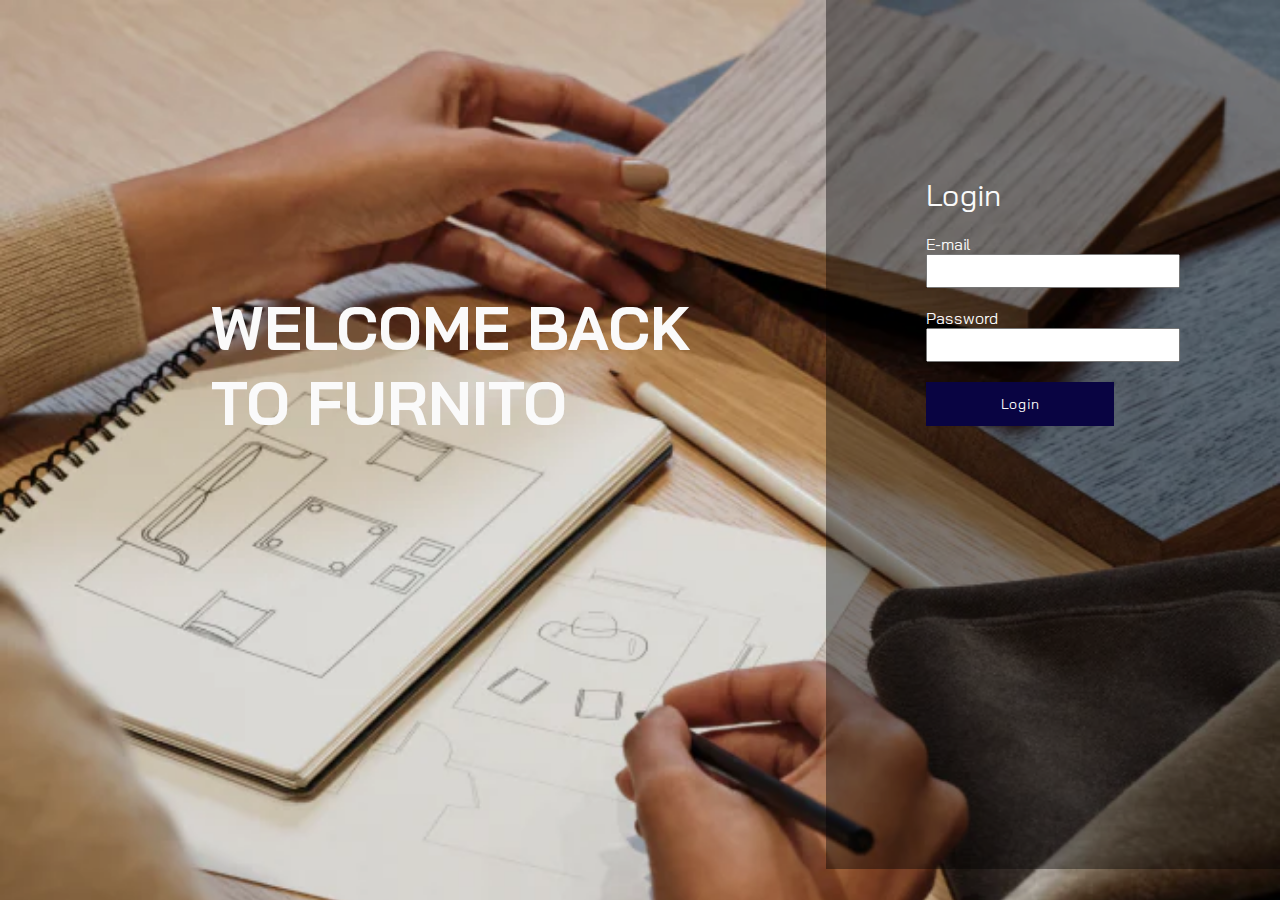
<file: login.html>
<!DOCTYPE html>
<html lang="en">
<head>
    <meta charset="UTF-8">
    <meta name="viewport" content="width=device-width, initial-scale=1.0">
    <title>Login</title>
    <link rel="stylesheet" href="./login.css">
</head>
<body>
    <div class="main">
        <p>WELCOME BACK TO FURNITO</p>

        <div class="signinform">
            <h2>Login</h2>
            
            <div>
                <label for="">E-mail</label><br>
                <input type="email">
            </div>
            <div>
                <label for="">Password</label><br>
                <input type="password">
            </div>
            <div>
                <button>Login</button>
            </div>
            
        </div>
    </div>
</body>
</html>
</file>
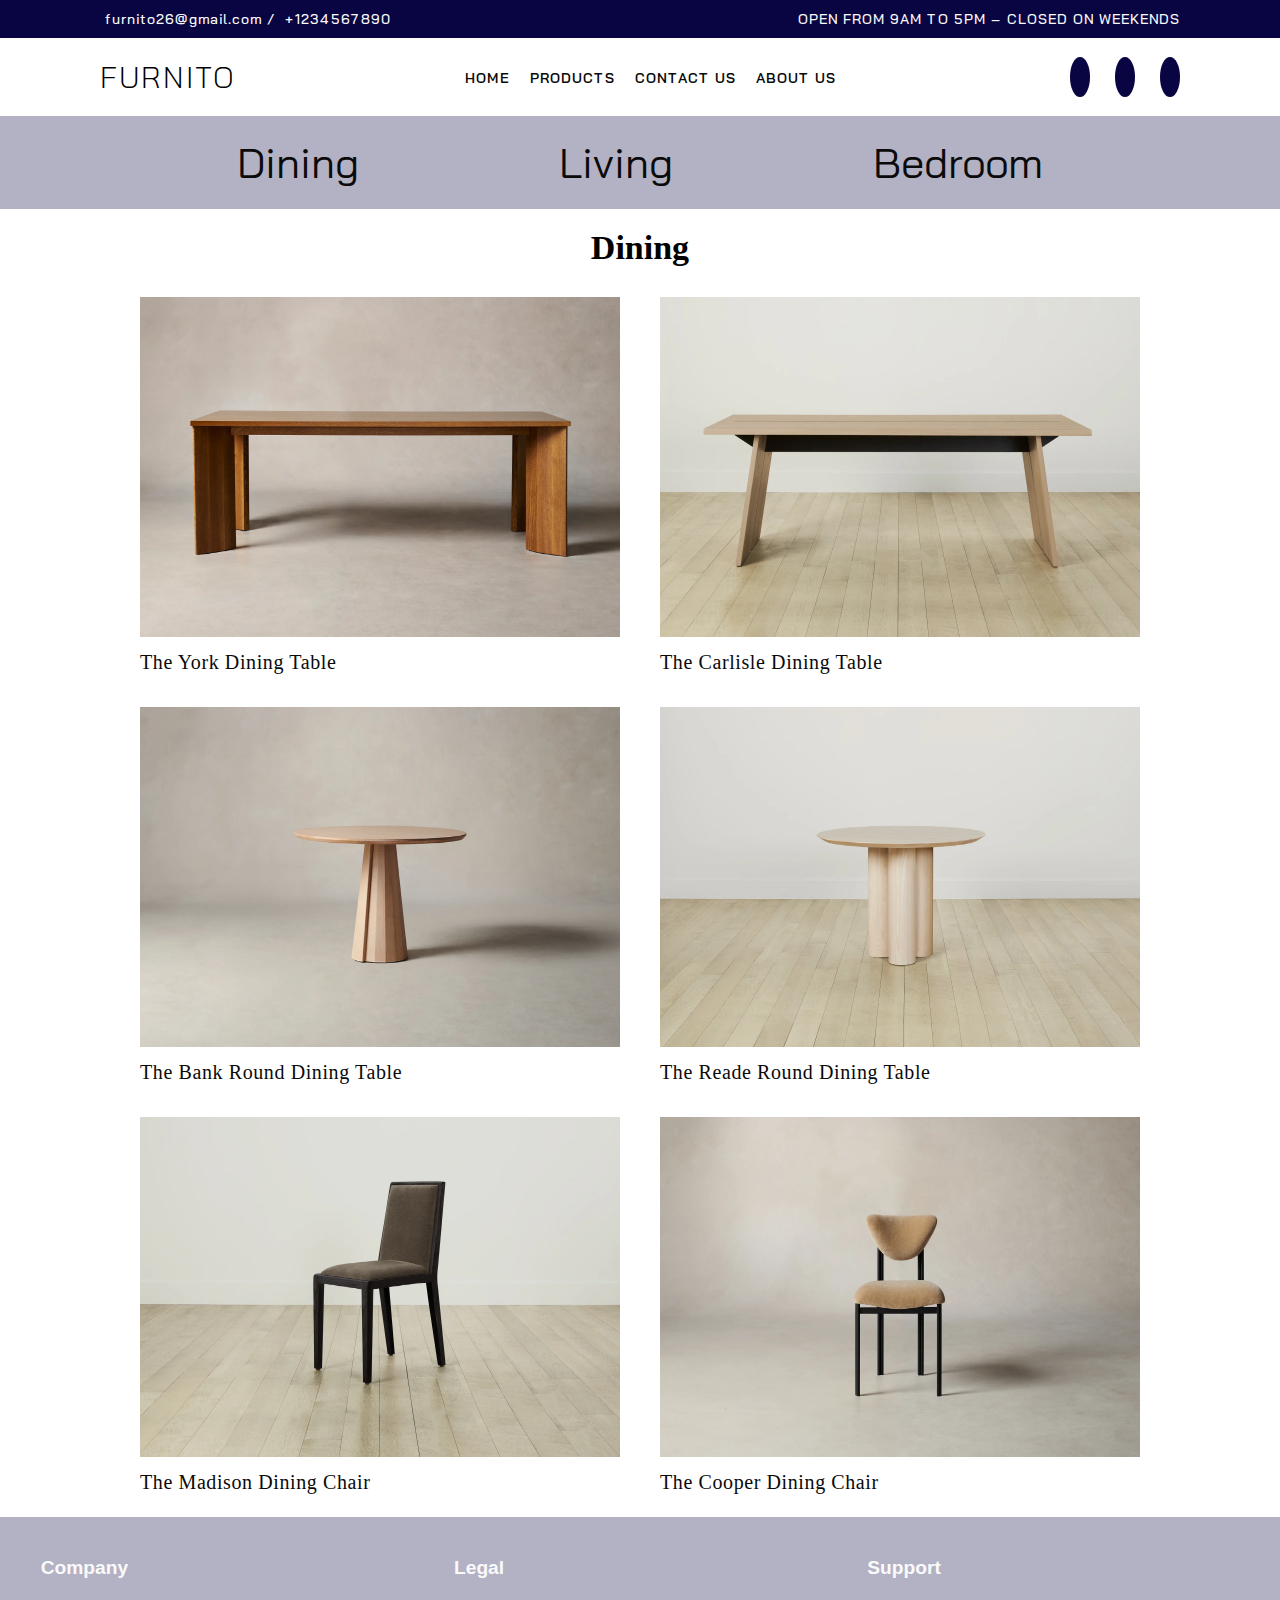
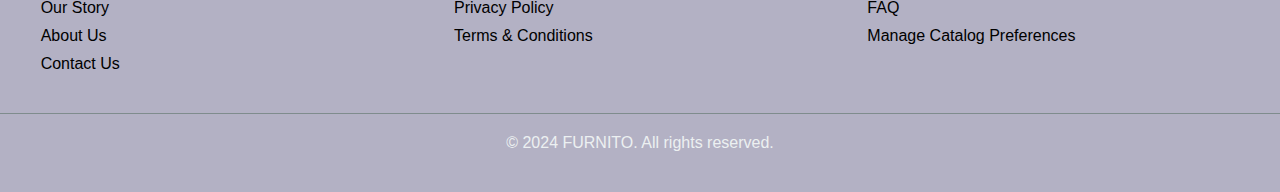
<file: product.html>
<!DOCTYPE html>
<html lang="en">
  <head>
    <meta charset="UTF-8" />
    <meta name="viewport" content="width=device-width, initial-scale=1.0" />
    <title>Products</title>
    <link rel="stylesheet" href="product.css" />
    <link rel="stylesheet" href="https://cdnjs.cloudflare.com/ajax/libs/font-awesome/6.6.0/css/all.min.css" integrity="sha512-Kc323vGBEqzTmouAECnVceyQqyqdsSiqLQISBL29aUW4U/M7pSPA/gEUZQqv1cwx4OnYxTxve5UMg5GT6L4JJg==" crossorigin="anonymous" referrerpolicy="no-referrer" />
  </head>
  <body>
    <!-- =================top nav bar -->
    <div class="topnav">
      <div>
        <i class="fa-solid fa-envelope"></i>furnito26@gmail.com /
        <i class="fa-solid fa-phone"></i>+1234567890
      </div>
      <div>OPEN FROM 9AM TO 5PM – CLOSED ON WEEKENDS</div>
    </div>

    <!-- =================main nav bar================= -->

    <div class="mainnav">
      <div class="main1">FURNITO</div>
      <div class="main2">
        <div><a class="home" href="./index.html">HOME</a></div>
        <div><a href="./product.html">PRODUCTS</a></div>
        <!-- <div><a href="./collection.html">COLLECTIONS</a></div> -->
        <div><a href="./contact.html">CONTACT US</a></div>
        <div><a href="./about.html">ABOUT US</a></div>
      </div>
      <div class="main3">
        <div>
          <a href="./signin.html"><i class="fa-solid fa-circle-user"></i></a>
        </div>
        <div>
          <a href=""><i class="fa-regular fa-heart"></i></a>
        </div>
        <div>
          <a href=""><i class="fa-solid fa-cart-shopping"></i></a>
        </div>
      </div>
    </div>

     <!-- ===============================mobile view navbar======================= -->
     <input type="checkbox" id="inputmainnav" hidden>
     <input type="checkbox" id="inputmainnavout" hidden >
     <div class="mobileviewnav">
         <div class="mobnav1"><label for="inputmainnav"><i class="fa-solid fa-bars"></i></label></div>
         <div class="logo">FURNITO</div>
         <div class="mobnav2"><a href="./signin.html"><i class="fa-solid fa-circle-user"></i></a></div>
     </div>
 
     <!-- ============================mobile view three bars tap navbar========================= -->
      <div id="sidebar">
         <div>
             <label for="inputmainnavout"><i class="fa-solid fa-xmark"></i></label>
             <div class="sidebar1">
                 <div><a href=""><i class="fa-regular fa-heart"></i></a></div>
                 <div><a href=""><i class="fa-solid fa-cart-shopping"></i></a></div>
             </div>
             <div class="sidebar2">
                 <div><a href="./index.html">HOME</a></div>
                 <div><a href="#">PRODUCTS</a></div>
                 <!-- <div><a href="./collection.html">COLLECTIONS</a></div> -->
                 <div><a href="./contact.html">CONTACT US</a></div>
                 <div><a href="./about.html">ABOUT US</a></div>
             </div>
         </div>
      </div>
    <!-- <div class="homenav">
        <div>
            <span>Living Room</span>  <br>
            <span>Dinging Room</span> <br>
            <span>Bedroom</span>
        </div>
    </div> -->

    <!-- ==================================hero===================================== -->

    <div class="hero">
      <section class="heronav">
        <div><a href="#">Dining</a></div>
        <div><a href="./living.html">Living</a></div>
        <div><a href="./bedroom.html">Bedroom</a></div>
      </section>
      
      <h1>Dining</h1>
      <div class="carts">
        
        <div><img src="./dining images/master-york-dining-table-1a_2.0.jpg" alt="" height="400px" width="650px"><h3>The York Dining Table </h3></div>
        <div><img src="./dining images/master-carlisle-dining-table-2_2.0.jpg" alt="" height="400px" width="650px"><h3>The Carlisle Dining Table</h3></div>
        <div><img src="./dining images/bank-round-dining-table_natural-oak_42-round2.0.jpg" alt="" height="400px" width="650px"><h3>The Bank Round Dining Table</h3></div>
        <div><img src="./dining images/master-reade-round-dining-table-1b_2.0.jpg" alt="" height="400px" width="650px"><h3>The Reade Round Dining Table</h3></div>
        <div><img src="./dining images/master-madison-dining-chair-1a_2.0.jpg" alt="" height="400px" width="650px"><h3>The Madison Dining Chair</h3></div>
        <div><img src="./dining images/master-cooper-dining-chair-1a_2.0.jpg" alt="" height="400px" width="650px"><h3>The Cooper Dining Chair</h3></div>
        
      </div>
    </div>

    <!-- ========================footer========================= -->

    <footer class="footer">
      <div class="footer-container">
          <div class="footer-column">
              <h3>Company</h3>
              <ul>
                  <li><a href="#our-story">Our Story</a></li>
                  <li><a href="#about-us">About Us</a></li>
                  <li><a href="#contact-us">Contact Us</a></li>
              </ul>
          </div>
          <div class="footer-column">
              <h3>Legal</h3>
              <ul>
                  <li><a href="#privacy-policy">Privacy Policy</a></li>
                  <li><a href="#terms-conditions">Terms & Conditions</a></li>
              </ul>
          </div>
          <div class="footer-column">
              <h3>Support</h3>
              <ul>
                  <li><a href="#faq">FAQ</a></li>
                  <li><a href="#manage-preferences">Manage Catalog Preferences</a></li>
              </ul>
          </div>
      </div>
      <div class="footer-bottom"></div>
         <center><p>&copy; 2024 FURNITO. All rights reserved.</p></center> 
      </div>
  </footer>
  </body>
</html>
</file>
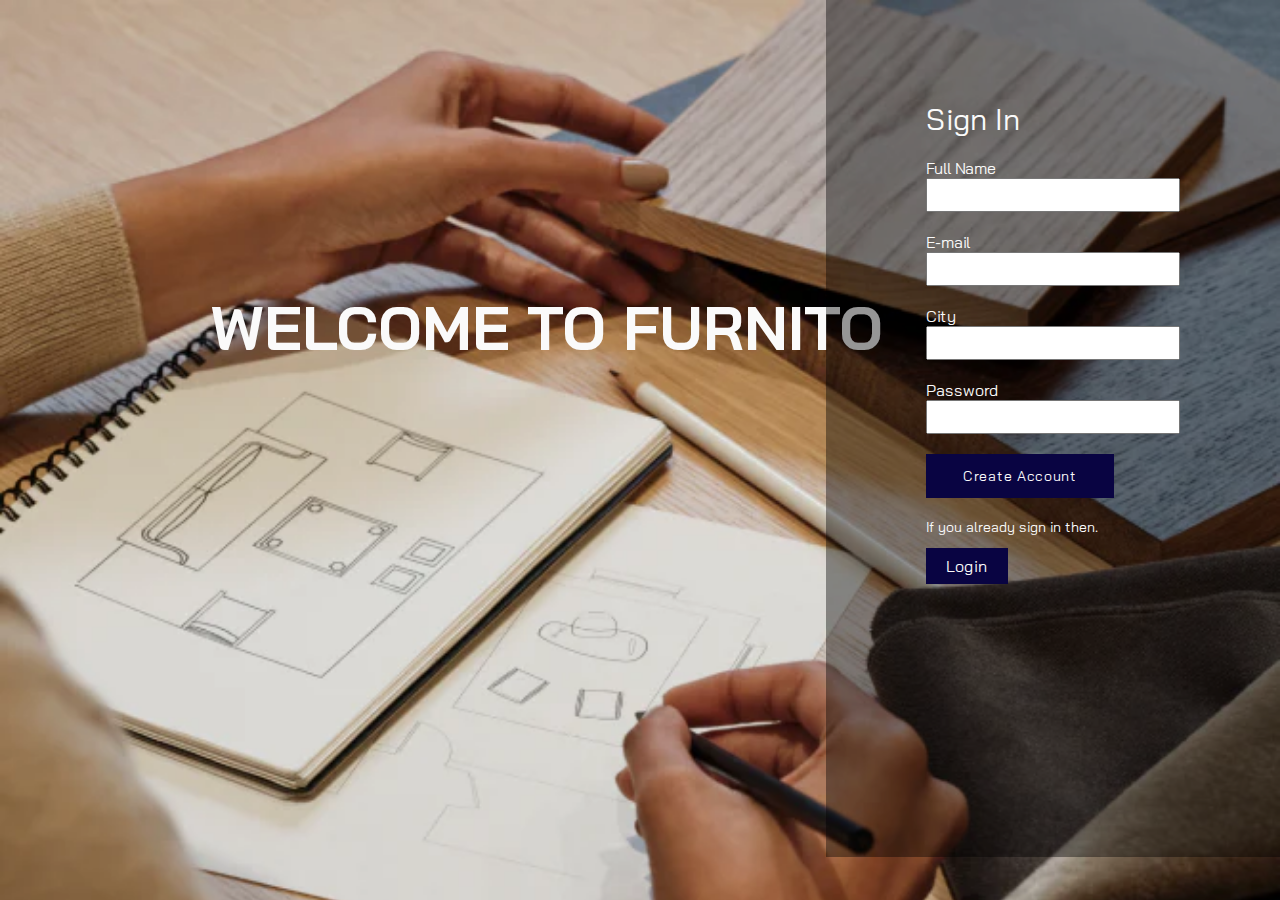
<file: signin.html>
<!DOCTYPE html>
<html lang="en">
<head>
    <meta charset="UTF-8">
    <meta name="viewport" content="width=device-width, initial-scale=1.0">
    <title>Sign In</title>
    <link rel="stylesheet" href="./signiin.css">
</head>
<body>
    <div class="main">
        <p>WELCOME TO FURNITO</p>

        <div class="signinform">
            <h2>Sign In</h2>
            
            <div>
                <label for="">Full Name</label> <br>
                <input type="tetx">
            </div>
            <div>
                <label for="">E-mail</label><br>
                <input type="email">
            </div>
            <div>
                <label for="">City</label><br>
                <input type="tetx">
            </div>
            <div>
                <label for="">Password</label><br>
                <input type="password">
            </div>
            <div>
                <button>Create Account</button>
            </div>
            <div>
                <h4>If you already sign in then.</h4>
                <a href="./login.html">Login</a>
            </div>
            
        </div>
    </div>
</body>
</html>
</file>
<file: index.css>
@import url('https://fonts.googleapis.com/css2?family=Bai+Jamjuree:ital,wght@0,200;0,300;0,400;0,500;0,600;0,700;1,200;1,300;1,400;1,500;1,600;1,700&display=swap');

@import url('https://fonts.googleapis.com/css2?family=Jost:ital,wght@0,100..900;1,100..900&display=swap');

*{
    margin: 0px;
    padding: 0px;
    
}




.topnav{
    display: flex;
    justify-content: space-between;
    color: rgb(250, 250, 250);
    background-color: rgb(9, 4, 66);
    padding: 10px 100px 10px 100px;
    font-family: "Bai Jamjuree", sans-serif;
    position: sticky;
    z-index: 5;
    top: 0px;
}

.topnav div{
    font-size: 14px;
    font-weight: 500;
    letter-spacing: 1px;
}
.topnav div i{
    margin-right: 5px;
}
/* =====================top navbar media query start=============================== */

@media (max-width:1025px){
    .topnav{
        padding: 10px 50px 10px 50px;
    }
    .topnav div{
        font-size: 12px;
    }
}
@media (max-width:769px){
    .topnav{
        padding: 10px 20px 10px 20px ;
    }

}
@media (max-width:660px){
    .topnav{
        padding: 5px 20px 5px 20px;
    }
    .topnav div{
        font-size: 10px;
    }
}
@media (max-width:431px){
    .topnav{
        display: none;
    }
}

/* =====================top nav bar media query ends=============================== */

/* ===============main nav bar================ */

.mainnav{
    display: flex;
    justify-content: space-between;
    padding: 20px 100px 20px 100px;
    align-items: center;
    font-family: "Bai Jamjuree", sans-serif;
    position: sticky;
    z-index: 5;
    background-color: white;
    top: 37.6px;
}
.main1{
    font-size: 30px;
    font-weight: 300;
    letter-spacing: 2px;
}
.main2{
    display: flex;
}
.main2 div {
    margin-left: 20px;
}
.main2 a{
    text-decoration: none;
    color: rgb(10, 10, 10);
    font-size: 14px;
    font-weight: 600;
    letter-spacing: 1px;
}

.main2 a:hover{
    color: #090442;
    text-decoration: underline 1px;
    transition: 0.5s;
}

.main2 a:active{
    color: #090442;
    text-decoration: underline 1px;
    transition: 0.5s;
}

.main3{
    display: flex;
}
.main3 div{
    margin-left: 25px;
}
.main3 a{
    color: rgb(250, 250, 250);
    background-color: #090442;
    border-radius: 50%;
    padding: 10px;
    height: 10px;
    width: 10px;
    font-size: 16px;
}
.main3 a:hover{
    color: #090442;
    background-color: rgb(250, 250, 250);
    transition: 0.5s;
}

/* ========================moble view and slide navbar css start====================*/

.mobileviewnav{
    display: none;
}
#sidebar{
    width: 250px;
    height: 50vh;
    background-color: rgb(250, 250, 250);
    /* color: rgb(10, 10, 10); */
    position: absolute;
    top: 0px;
    left: -400px;
    z-index: 6;
    padding: 20px;
}

.sidebar1{
    display: flex;
    margin: 10px 0px 10px 0px;
    padding: 10px 0px 20px 0px;
    border-bottom:0.5px solid rgb(9, 4, 66) ;
}
.sidebar1 div{
    margin-left: 20px ;

}
.sidebar1 div a{
    text-decoration: none;
    color: rgb(250, 250, 250);
    background-color: #090442;
    border-radius: 50%;
    padding: 7px;
    height: 10px;
    width: 10px;
    font-size: 16px;
}
.sidebar2{
    font-family: "Bai Jamjuree", sans-serif;
    text-align: center;
}
.sidebar2 div{
    margin: 20px 0px 0px 0px;

}
.sidebar2 div a{
    color: rgb(10, 10, 10);
    text-decoration: none;
    font-size: 14px;
    font-weight: 600;
    letter-spacing: 1px;
}

/* ========================moble view and slide navbar css ends====================*/

/* =====================media query start=============================== */

@media (max-width:1025px){
    .mainnav{
        padding: 20px 50px 20px 50px;
        top: 35.6px;
    }
    .main3 a{
        padding: 9px;
    }
    .main3 div{
        margin-left: 20px;
    }
}
@media (max-width:925px){
    .mainnav{
        padding: 18px 30px 18px 30px;
    }
    .main2 a{
        font-size: 13px;
    }
    .main3 a{
        padding: 8px;
        font-size: 14px;
    }
    .main3 div{
        margin-left: 15px;
    }

}

@media (max-width:831px){
    
    .main2 a{
        font-size: 12px;
    }
    .main3 div{
        margin-left: 10px;
    }
    .main3 a{
        padding: 7px;
    }
}

@media (max-width:769px){
    .mainnav{
        padding: 10px 20px 10px 20px ;
    }
    .main2 a{
        font-size: 12px;
    }
    .main3 a{
        padding: 5px;
    }
    .main3 div{
        margin-left: 5px;
    }
}
@media (max-width:750px){
    .mainnav{
        display: none;
    }
    .mobileviewnav{
        display: flex;
        align-items: center;
        justify-content: space-between;
        padding: 10px 30px 10px 30px;
        font-size: 16px;
    }
    .logo{
        font-size: 30px;
        font-weight: 300;
        letter-spacing: 2px;
        font-family: "Bai Jamjuree", sans-serif;
    }
    
    .mobnav2 a{
        text-decoration: none;
        color: rgb(250, 250, 250);
        background-color: #090442;
        border-radius: 50%;
        padding: 7px;
        height: 10px;
        width: 10px;
        font-size: 16px;
    }
    .mobnav2 a:hover{
        color: #090442;
        background-color: rgb(250, 250, 250);
        transition: 0.5s;
    }
    #inputmainnav:checked ~ #sidebar{
        left: 0px;
        transition: left 1s;
    }
    #inputmainnavout:checked ~ #sidebar{
        left: -400px;
        transition: 1s;
    }
}

@media (max-width:431px){
    .mainnav{
        display: none;
    }
    .mobileviewnav{
        display: flex;
        align-items: center;
        justify-content: space-between;
        padding: 10px 30px 10px 30px;
    }
    .logo{
        font-size: 25px;
        font-weight: 400;
        letter-spacing: 2px;
        font-family: "Bai Jamjuree", sans-serif;
    }
    
    .mobnav2 a{
        text-decoration: none;
        color: rgb(250, 250, 250);
        background-color: #090442;
        border-radius: 50%;
        padding: 5px;
        height: 10px;
        width: 10px;
        font-size: 12px;
    }
    .mobnav2 a:hover{
        color: #090442;
        background-color: rgb(250, 250, 250);
        transition: 0.5s;
    }
    #inputmainnav:checked ~ #sidebar{
        left: 0px;
        transition: left 1s;
    }
    #inputmainnavout:checked ~ #sidebar{
        left: -400px;
        transition: 1s;
    }
}

/* =====================media query ends=============================== */

/* ==============hero========================== */

.hero{
    background-image: url('./images/pexels-vika-glitter-392079-1648771.jpg');
    height: 90vh;
    background-size: cover;
    background-repeat: no-repeat;
    background-position: 0px -200px;
    font-family: "Jost", sans-serif;
    align-items: center;
    color: rgb(250, 250, 250);
    position: static;
    z-index: 0;
    display: flex;
    justify-content: center;
    text-align: center;
    
}

.hero div span{
    font-size: 30px;
}
.hero div u{
    text-decoration: none;
    border: 2px solid rgba(255, 255, 255, 0.573);
    padding: 5px;
    background-color: rgba(255, 255, 255, 0.312);
}
/* =====================media query start=============================== */

@media (max-width:1025px){
    .hero{
        background-position: 0px -150px;
        
    }
    .hero div{
        font-size: 14px;
    }
    .hero div span{
        font-size: 25px;
    }
    .hero div u{
        font-size: 14px;
    }
}
@media (max-width:880px){
    .hero{
        background-position: 0px -50px;
    }
    .hero div{
        font-size: 13px;
    }
    .hero div span{
        font-size: 22px;
    }
    .hero div u{
        font-size: 13px;
    }
}
@media (max-width:769px){
    .hero{
        background-position: -50px -20px;
    }
    .hero div{
        font-size: 13px;
    }
    .hero div span{
        font-size: 22px;
    }
    .hero div u{
        font-size: 13px;
    }
}
@media (max-width:431px){
    .hero{
        background-position: -187px 0px;
    }
    .hero div{
        font-size: 10px;
    }
    .hero div span{
        font-size: 16px;
    }
    .hero div u{
        font-size: 10px;
    }
}

/* =====================media query ends=============================== */

/* =====================next to the hero ================ */

/* .threecard{
    display: flex;
    justify-content: space-evenly;

}

.threecard div{
    margin: 20px;
    height: 200px;
    width: 400px;
    overflow: hidden;

} */

.herotext{
    height: 40vh;
    margin: 60px 130px 60px 130px;
    /* border-bottom: 0.5px solid rgb(10, 10, 10); */
    font-family: "Bai Jamjuree", sans-serif;
    
}
.herotext h4{
    margin-top: 40px;
    margin-bottom: 40px;
    font-size: 20px;
    font-weight: 400;
    text-align: center;
}
/* =====================media query start=============================== */

@media (max-width:1025px){
    .herotext{
        height: 45vh;
        margin: 50px 100px 50px 100px; 
        font-size: 14px;  
    }
    .herotext h4{
        font-size: 18px;
    }
}
@media (max-width:769px) {
    .herotext{
        height: 42vh;
        margin: 30px 50px 30px 50px;
        font-size: 13px;
    }
    .herotext h4{
        font-size: 17px;
    }
}
@media (max-width:431px){
    .herotext{
        height: 50vh;
        margin: 10px 30px 10px 30p;
        font-size: 11px;
    }
    .herotext h4{
        font-size: 15px;
    }
}

/* =====================media query start=============================== */

/* =====================new arrival========================= */

#newarrival{
    font-family: "Bai Jamjuree", sans-serif;
    /* border-bottom: 0.5px solid rgb(10, 10, 10); */
    background-color: rgb(245, 245, 241);
    padding: 40px 0px 40px 0px;
}
#newarrival h2{
    font-size: 30px;
    font-weight: 600;
    text-align: center;
}
#newarrival article{
    display: flex;
    overflow-x: scroll;
    margin: 40px 100px 40px 100px;

}
#newarrival article div{
    margin: 20px;
}
#newarrival article div img{
    height: 500px;
    width: 550px;
} 
#newarrival article div h3{
    font-size: 16px ;
    font-weight: 400;
}
#newarrival article::-webkit-scrollbar{
    display: none;
}

/* =====================media query start=============================== */
@media (max-width:1025px){
    #newarrival h2{
        font-size: 25px;   
    }
    #newarrival article div img{
        height: 400px;
        width: 450px;
    } 
    #newarrival article div h3{
        font-size: 14px ;
    }
    #newarrival article{
        margin: 30px 50px 30px 50px;
    
    }
}
@media (max-width:769px){
    #newarrival h2{
        font-size: 20px;   
    }
    #newarrival article div img{
        height: 300px;
        width: 350px;
    } 
    #newarrival article div h3{
        font-size: 12px ;
    }
    #newarrival article{
        margin: 20px 30px 20px 30px;
    
    }
}
@media (max-width:431px){
    #newarrival h2{
        font-size: 15px;   
    }
    #newarrival article div img{
        height: 280px;
        width: 320px;
    } 
    #newarrival article div h3{
        font-size: 11px ;
    }
    #newarrival article{
        margin: 20px 30px 20px 30px;
    
    }
}
/* =====================media query ends=============================== */

/* ============================= best seller====================================== */

#BestSellers{
    font-family: "Bai Jamjuree", sans-serif;
    margin: 40px 0px 40px 0px;
}
#BestSellers h2{
    text-align: center;
    margin: 10px 0px 40px 0px;
    font-size: 30px;
    font-weight: 600;
}
#BestSellers article{
    display: flex;
    justify-content: center;
    text-align: center;
}
#BestSellers article div img{
    height: 600px;
    width: 440px;
}
/* =====================media query start=============================== */

@media (max-width:1341px){
    #BestSellers article div img{
        height: 400px;
        width: 280px;
    }
}
@media (max-width:1025px){
    #BestSellers article{
        font-size: 14px;
    }
    
    #BestSellers h2{
        text-align: center;
        margin: 10px 0px 40px 0px;
        font-size: 25px;
        font-weight: 600;
    }  
}
@media (max-width:880px){
    #BestSellers article{
        font-size: 13px;
    }
    #BestSellers article div img{
        height: 300px;
        width: 220px;
    }
    #BestSellers h2{
        text-align: center;
        margin: 10px 0px 40px 0px;
        font-size: 22px;
        font-weight: 600;
    }
}
@media (max-width:769px){
    #BestSellers article{
        font-size: 12px;
    }
    #BestSellers article div img{
        height: 280px;
        width: 190px;
    }
    #BestSellers h2{
        text-align: center;
        margin: 10px 0px 40px 0px;
        font-size: 20px;
        font-weight: 600;
    }
}
@media (max-width:600px){
    #BestSellers article{
        font-size: 11px;
        display: grid;
    }
    #BestSellers article div img{
        height: 280px;
        width: 190px;
    }
    #BestSellers h2{
        text-align: center;
        margin: 10px 0px 40px 0px;
        font-size: 15px;
        font-weight: 600;
    }
}
@media (max-width:431px){
    #BestSellers article{
        font-size: 11px;
        display: grid;
    }
    #BestSellers article div img{
        height: 280px;
        width: 190px;
    }
    #BestSellers h2{
        text-align: center;
        margin: 10px 0px 40px 0px;
        font-size: 15px;
        font-weight: 600;
    }

}
/* =====================media query ends=============================== */

/* ==================footer================= */

.footer {
    background-color: #0904424f ;
    color: #ecf0f1;
    padding: 40px 0;
    font-family: Arial, sans-serif;
}

.footer-container {
    display: flex;
    justify-content: space-around;
    max-width: 1440px;
    margin: 0 auto;
    padding: 0 20px;
}

.footer-column {
    width: 30%;
}

.footer-column h3 {
    margin-bottom: 20px;
    font-size: 1.2rem;
    color: rgb(250, 250, 250);
}

.footer-column ul {
    list-style: none;
}

.footer-column ul li {
    margin-bottom: 10px;
}

.footer-column ul li a {
    color: #000000;
    text-decoration: none;
    font-size: 1rem;
}

.footer-column ul li a:hover {
    color: #f39c12;
}
.footer-bottom {
    text-align: center;
    margin-top: 30px;
    padding-top: 20px;
    border-top: 1px solid #7f8c8d;
    font-size: 0.9rem;
    /* background-color: #090442; */
}

.footer-bottom p {
    color: #95a5a6;
    background-color: #090442;
    
}
</file>
<file: about.css>
@import url('https://fonts.googleapis.com/css2?family=Bai+Jamjuree:ital,wght@0,200;0,300;0,400;0,500;0,600;0,700;1,200;1,300;1,400;1,500;1,600;1,700&display=swap');

*{
    margin: 0px;
    padding: 0px;
    
}




.topnav{
    display: flex;
    justify-content: space-between;
    color: rgb(250, 250, 250);
    background-color: #090442;
    padding: 10px 100px 10px 100px;
    font-family: "Bai Jamjuree", sans-serif;
    position: sticky;
    z-index: 5;
    top: 0px;
}

.topnav div{
    font-size: 14px;
    font-weight: 500;
    letter-spacing: 1px;
}
.topnav div i{
    margin-right: 5px;
}

/* =====================top navbar media query start=============================== */

@media (max-width:1025px){
    .topnav{
        padding: 10px 50px 10px 50px;
    }
    .topnav div{
        font-size: 12px;
    }
}
@media (max-width:769px){
    .topnav{
        padding: 10px 20px 10px 20px ;
    }

}
@media (max-width:660px){
    .topnav{
        padding: 5px 20px 5px 20px;
    }
    .topnav div{
        font-size: 10px;
    }
}
@media (max-width:431px){
    .topnav{
        display: none;
    }
}

/* =====================top nav bar media query ends=============================== */

/* ===============main nav bar================ */

.mainnav{
    display: flex;
    justify-content: space-between;
    padding: 20px 100px 20px 100px;
    align-items: center;
    font-family: "Bai Jamjuree", sans-serif;
    position: sticky;
    z-index: 5;
    background-color: white;
    top: 37.6px;
}
.main1{
    font-size: 30px;
    font-weight: 300;
    letter-spacing: 2px;
}
.main2{
    display: flex;
}
.main2 div {
    margin-left: 20px;
}
.main2 a{
    text-decoration: none;
    color: rgb(10, 10, 10);
    font-size: 14px;
    font-weight: 600;
    letter-spacing: 1px;
}

.main2 a:hover{
    color: #090442;
    text-decoration: underline 1px;
    transition: 0.5s;
}

.main3{
    display: flex;
}
.main3 div{
    margin-left: 25px;
}
.main3 a{
    color: rgb(250, 250, 250);
    background-color: #090442;
    border-radius: 50%;
    padding: 10px;
}
.main3 a:hover{
    color: #090442;
    background-color: rgb(250, 250, 250);
    transition: 0.5s;
}

/* ========================moble view and slide navbar css start====================*/

.mobileviewnav{
    display: none;
}
#sidebar{
    width: 250px;
    height: 50vh;
    background-color: rgb(250, 250, 250);
    /* color: rgb(10, 10, 10); */
    position: absolute;
    top: 0px;
    left: -400px;
    z-index: 6;
    padding: 20px;
}

.sidebar1{
    display: flex;
    margin: 10px 0px 10px 0px;
    padding: 10px 0px 20px 0px;
    border-bottom:0.5px solid rgb(9, 4, 66) ;
}
.sidebar1 div{
    margin-left: 20px ;

}
.sidebar1 div a{
    text-decoration: none;
    color: rgb(250, 250, 250);
    background-color: #090442;
    border-radius: 50%;
    padding: 7px;
    height: 10px;
    width: 10px;
    font-size: 16px;
}
.sidebar2{
    font-family: "Bai Jamjuree", sans-serif;
    text-align: center;
}
.sidebar2 div{
    margin: 20px 0px 0px 0px;

}
.sidebar2 div a{
    color: rgb(10, 10, 10);
    text-decoration: none;
    font-size: 14px;
    font-weight: 600;
    letter-spacing: 1px;
}

/* ========================moble view and slide navbar css ends====================*/

/* =====================media query start=============================== */

@media (max-width:1025px){
    .mainnav{
        padding: 20px 50px 20px 50px;
        top: 35.6px;
    }
    .main3 a{
        padding: 9px;
    }
    .main3 div{
        margin-left: 20px;
    }
}
@media (max-width:925px){
    .mainnav{
        padding: 18px 30px 18px 30px;
    }
    .main2 a{
        font-size: 13px;
    }
    .main3 a{
        padding: 8px;
        font-size: 14px;
    }
    .main3 div{
        margin-left: 15px;
    }

}

@media (max-width:831px){
    
    .main2 a{
        font-size: 12px;
    }
    .main3 div{
        margin-left: 10px;
    }
    .main3 a{
        padding: 7px;
    }
}

@media (max-width:769px){
    .mainnav{
        padding: 10px 20px 10px 20px ;
    }
    .main2 a{
        font-size: 12px;
    }
    .main3 a{
        padding: 5px;
    }
    .main3 div{
        margin-left: 5px;
    }
}
@media (max-width:750px){
    .mainnav{
        display: none;
    }
    .mobileviewnav{
        display: flex;
        align-items: center;
        justify-content: space-between;
        padding: 10px 30px 10px 30px;
        font-size: 16px;
    }
    .logo{
    font-size: 30px;
    font-weight: 300;
    letter-spacing: 2px;
    font-family: "Bai Jamjuree", sans-serif;
    }
    
    .mobnav2 a{
        text-decoration: none;
        color: rgb(250, 250, 250);
        background-color: #090442;
        border-radius: 50%;
        padding: 7px;
        height: 10px;
        width: 10px;
        font-size: 16px;
    }
    .mobnav2 a:hover{
        color: #090442;
        background-color: rgb(250, 250, 250);
        transition: 0.5s;
    }
    #inputmainnav:checked ~ #sidebar{
        left: 0px;
        transition: left 1s;
    }
    #inputmainnavout:checked ~ #sidebar{
        left: -400px;
        transition: 1s;
    }
}

@media (max-width:431px){
    .mainnav{
        display: none;
    }
    .mobileviewnav{
        display: flex;
        align-items: center;
        justify-content: space-between;
        padding: 10px 30px 10px 30px;
    }
    .logo{
    font-size: 25px;
    font-weight: 400;
    letter-spacing: 2px;
    font-family: "Bai Jamjuree", sans-serif;
    }
    
    .mobnav2 a{
        text-decoration: none;
        color: rgb(250, 250, 250);
        background-color: #090442;
        border-radius: 50%;
        padding: 5px;
        height: 10px;
        width: 10px;
        font-size: 12px;
    }
    .mobnav2 a:hover{
        color: #090442;
        background-color: rgb(250, 250, 250);
        transition: 0.5s;
    }
    #inputmainnav:checked ~ #sidebar{
        left: 0px;
        transition: left 1s;
    }
    #inputmainnavout:checked ~ #sidebar{
        left: -400px;
        transition: 1s;
    }
}

/* =====================media query ends=============================== */

/* ======================hero section======================== */

.hero{
    display: grid;
    grid-template-columns: auto auto;
    justify-content: space-around;
    padding: 60px 10px 60px 10px;
    color: rgb(51, 51, 51);
    /* border-top: 0.5px solid rgb(51, 51, 51) ; */
    background-color: rgb(245, 245, 241);
}
.herodiv2{
    width: 200px;
    height: 500px;
}
.herodiv2 h3{
    margin-bottom: 25px;
    font-size: 20px;
    font-weight: 400;
}
.herodiv2 p{
    margin-bottom: 110px;
}
.herodiv2 div{
    margin-bottom: 25px;
    font-size: 16px;
    font-weight: 400;
}
/* ===================== hero section media query start=============================== */

@media (max-width:1025px){
    
    .hero div img{
        height: 450px;
        width: 90%;
    }
    .herodiv2{
        width: 200px;
        height: 450px;
    }
    .herodiv2 h3{
        margin-bottom: 25px;
        font-size: 19px;
        font-weight: 400;
    }
    .herodiv2 p{
        margin-bottom: 95px;
    }
    .herodiv2 div{
        margin-bottom: 25px;
        font-size: 15px;
        font-weight: 400;
    }
}
@media (max-width:769px){
    .hero{
        padding: 60px 10px 0px 10px;
    }
    .hero div img{
        height: 370px;
        width: 90%;
    }
    .herodiv2{
        width: 200px;
        height: 450px;
    }
    .herodiv2 h3{
        margin-bottom: 25px;
        font-size: 15px;
        font-weight: 400;
    }
    .herodiv2 p{
        font-size: 12px;
        margin-bottom: 60px;
    }
    .herodiv2 div{
        margin-bottom: 25px;
        font-size: 12px;
        font-weight: 400;
    }
}
@media (max-width:431px){
    .hero{
        display: grid;
        grid-template-columns: auto;
        justify-content: space-around;
        padding: 40px 10px 0px 10px;
    }
    .hero div img{
        height: 300px;
        width: 100%;
    }
    .herodiv2{
        width: 200px;
        height: 400px;
    }
}
/* =====================media query ends=============================== */

/* ======================================second Section=======================================  */

.secondsec{
    display: grid;
    grid-template-columns: auto auto;
    justify-content: space-around;
    padding: 60px 10px 60px 10px;
    color: rgb(51, 51, 51);
}

.secondsecdiv1{
    display: grid;
    grid-template-columns: auto;
    justify-content: center;
    width: 359px;
}
.secondsecdiv1 p{
    margin-bottom: 40px;
}
.secondsecdiv1 u{
    margin-bottom: 40px;
}

/* ===================== second section media query start=============================== */

@media (max-width:1025px){
    .secondsecdiv1{
        width: 300px;
    }
    
    .secondsecdiv1 p{
        margin-bottom: 40px;
    }
    .secondsecdiv1 u{
        margin-bottom: 40px;
    }
    .secondsec div img{
        height: 450px;
        width: 90%;
    }
}
@media (max-width:769px){
    .secondsecdiv1{
        width: 300px;
    }
    
    .secondsecdiv1 p{
        font-size: 12px;
        margin-bottom: 40px;
    }
    .secondsecdiv1 u{
        font-size: 12px;
        margin-bottom: 40px;
    }
    .secondsecdiv1 span{
        font-size: 12px
    }
    .secondsec div img{
        height: 370px;
        width: 90%;
    }
    
}
@media (max-width:431px){
    .secondsec{
        display: grid;
        grid-template-columns: auto ;
        justify-content: center;
        padding: 40px 10px 40px 10px;
        
    }
    .secondsec div img{
        height: 300px;
        width: 100%;
    }
    .secondsecdiv1 span{
        font-size: 12px;
        margin-bottom: 10px;
    }
}
/* =====================media query ends=============================== */

/* ===============================Third section==================================== */

.third {
    width: 100%;
    /* margin: 40px 0px 40px 40px; */
}

/* =====================media query ends=============================== */
@media (max-width:1025px){
    .third img{
        width: 1024px;
    }
}
@media (max-width:769px){
    .third img{
        width: 768px;
    }
}
@media (max-width:431px){
    .third img{
        width: 430px;
    }
}

/* =====================media query ends=============================== */

/* ==================footer================= */

.footer {
    background-color: #0904424f ;
    color: #ecf0f1;
    padding: 40px 0;
    font-family: Arial, sans-serif;
}

.footer-container {
    display: flex;
    justify-content: space-around;
    max-width: 1440px;
    margin: 0 auto;
    padding: 0 20px;
}

.footer-column {
    width: 30%;
}

.footer-column h3 {
    margin-bottom: 20px;
    font-size: 1.2rem;
    color: rgb(250, 250, 250);
}

.footer-column ul {
    list-style: none;
}

.footer-column ul li {
    margin-bottom: 10px;
}

.footer-column ul li a {
    color: #000000;
    text-decoration: none;
    font-size: 1rem;
}

.footer-column ul li a:hover {
    color: #f39c12;
}
.footer-bottom {
    text-align: center;
    margin-top: 30px;
    padding-top: 20px;
    border-top: 1px solid #7f8c8d;
    font-size: 0.9rem;
    /* background-color: #090442; */
}

.footer-bottom p {
    color: #95a5a6;
    background-color: #090442;
    
}
</file>
<file: product.css>
@import url('https://fonts.googleapis.com/css2?family=Bai+Jamjuree:ital,wght@0,200;0,300;0,400;0,500;0,600;0,700;1,200;1,300;1,400;1,500;1,600;1,700&display=swap');

*{
    margin: 0px;
    padding: 0px;
    
}




.topnav{
    display: flex;
    justify-content: space-between;
    color: rgb(250, 250, 250);
    background-color: #090442;
    padding: 10px 100px 10px 100px;
    font-family: "Bai Jamjuree", sans-serif;
    position: sticky;
    z-index: 5;
    top: 0px;
}

.topnav div{
    font-size: 14px;
    font-weight: 500;
    letter-spacing: 1px;
}
.topnav div i{
    margin-right: 5px;
}

/* =====================top navbar media query start=============================== */

@media (max-width:1025px){
    .topnav{
        padding: 10px 50px 10px 50px;
    }
    .topnav div{
        font-size: 12px;
    }
}
@media (max-width:769px){
    .topnav{
        padding: 10px 20px 10px 20px ;
    }

}
@media (max-width:660px){
    .topnav{
        padding: 5px 20px 5px 20px;
    }
    .topnav div{
        font-size: 10px;
    }
}
@media (max-width:431px){
    .topnav{
        display: none;
    }
}

/* =====================top nav bar media query ends=============================== */

/* ===============main nav bar================ */

.mainnav{
    display: flex;
    justify-content: space-between;
    padding: 20px 100px 20px 100px;
    align-items: center;
    font-family: "Bai Jamjuree", sans-serif;
    position: sticky;
    z-index: 5;
    background-color: white;
    top: 37.6px;
}
.main1{
    font-size: 30px;
    font-weight: 300;
    letter-spacing: 2px;
}
.main2{
    display: flex;
}
.main2 div {
    margin-left: 20px;
}
.main2 a{
    text-decoration: none;
    color: rgb(10, 10, 10);
    font-size: 14px;
    font-weight: 600;
    letter-spacing: 1px;
}

.main2 a:hover{
    color: #090442;
    text-decoration: underline 1px;
    transition: 0.5s;
}

.main3{
    display: flex;
}
.main3 div{
    margin-left: 25px;
}
.main3 a{
    color: rgb(250, 250, 250);
    background-color: #090442;
    border-radius: 50%;
    padding: 10px;
}
.main3 a:hover{
    color: #090442;
    background-color: rgb(250, 250, 250);
    transition: 0.5s;
}

/* .homenav{
    background-color: rgb(202, 202, 202);
    height: 200px;
    padding: 40px;
    display: none;
}
.homenav div{
    margin-left: 400px;
}
.homenav span{
    margin: 20px;
} */

/* ========================moble view and slide navbar css start====================*/

.mobileviewnav{
    display: none;
}
#sidebar{
    width: 250px;
    height: 50vh;
    background-color: rgb(250, 250, 250);
    /* color: rgb(10, 10, 10); */
    position: absolute;
    top: 0px;
    left: -400px;
    z-index: 6;
    padding: 20px;
}

.sidebar1{
    display: flex;
    margin: 10px 0px 10px 0px;
    padding: 10px 0px 20px 0px;
    border-bottom:0.5px solid rgb(9, 4, 66) ;
}
.sidebar1 div{
    margin-left: 20px ;

}
.sidebar1 div a{
    text-decoration: none;
    color: rgb(250, 250, 250);
    background-color: #090442;
    border-radius: 50%;
    padding: 7px;
    height: 10px;
    width: 10px;
    font-size: 16px;
}
.sidebar2{
    font-family: "Bai Jamjuree", sans-serif;
    text-align: center;
}
.sidebar2 div{
    margin: 20px 0px 0px 0px;

}
.sidebar2 div a{
    color: rgb(10, 10, 10);
    text-decoration: none;
    font-size: 14px;
    font-weight: 600;
    letter-spacing: 1px;
}

/* ========================moble view and slide navbar css ends====================*/

/* =====================media query start=============================== */

@media (max-width:1025px){
    .mainnav{
        padding: 20px 50px 20px 50px;
        top: 35.6px;
    }
    .main3 a{
        padding: 9px;
    }
    .main3 div{
        margin-left: 20px;
    }
}
@media (max-width:925px){
    .mainnav{
        padding: 18px 30px 18px 30px;
    }
    .main2 a{
        font-size: 13px;
    }
    .main3 a{
        padding: 8px;
        font-size: 14px;
    }
    .main3 div{
        margin-left: 15px;
    }

}

@media (max-width:831px){
    
    .main2 a{
        font-size: 12px;
    }
    .main3 div{
        margin-left: 10px;
    }
    .main3 a{
        padding: 7px;
    }
}

@media (max-width:769px){
    .mainnav{
        padding: 10px 20px 10px 20px ;
    }
    .main2 a{
        font-size: 12px;
    }
    .main3 a{
        padding: 5px;
    }
    .main3 div{
        margin-left: 5px;
    }
}
@media (max-width:750px){
    .mainnav{
        display: none;
    }
    .mobileviewnav{
        display: flex;
        align-items: center;
        justify-content: space-between;
        padding: 10px 30px 10px 30px;
        font-size: 16px;
    }
    .logo{
    font-size: 30px;
    font-weight: 300;
    letter-spacing: 2px;
    font-family: "Bai Jamjuree", sans-serif;
    }
    
    .mobnav2 a{
        text-decoration: none;
        color: rgb(250, 250, 250);
        background-color: #090442;
        border-radius: 50%;
        padding: 7px;
        height: 10px;
        width: 10px;
        font-size: 16px;
    }
    .mobnav2 a:hover{
        color: #090442;
        background-color: rgb(250, 250, 250);
        transition: 0.5s;
    }
    #inputmainnav:checked ~ #sidebar{
        left: 0px;
        transition: left 1s;
    }
    #inputmainnavout:checked ~ #sidebar{
        left: -400px;
        transition: 1s;
    }
}

@media (max-width:431px){
    .mainnav{
        display: none;
    }
    .mobileviewnav{
        display: flex;
        align-items: center;
        justify-content: space-between;
        padding: 10px 30px 10px 30px;
    }
    .logo{
    font-size: 25px;
    font-weight: 400;
    letter-spacing: 2px;
    font-family: "Bai Jamjuree", sans-serif;
    }
    
    .mobnav2 a{
        text-decoration: none;
        color: rgb(250, 250, 250);
        background-color: #090442;
        border-radius: 50%;
        padding: 5px;
        height: 10px;
        width: 10px;
        font-size: 12px;
    }
    .mobnav2 a:hover{
        color: #090442;
        background-color: rgb(250, 250, 250);
        transition: 0.5s;
    }
    #inputmainnav:checked ~ #sidebar{
        left: 0px;
        transition: left 1s;
    }
    #inputmainnavout:checked ~ #sidebar{
        left: -400px;
        transition: 1s;
    }
}

/* =====================media query ends=============================== */

/* ==========hero section=============== */

.hero{
    
    height: fit-content;
    

}
.hero h1{
    text-align: center;
    margin: 20px;
    font-size: 36px ;
}
.heronav{
    display: flex;
    justify-content: center;
    background-color: #0904424f;
    /* color:rgb(10, 10, 10); */
    position: static;
    z-index: 0;
    top: px;
}
.heronav div {
    margin: 20px 100px;
    font-size: 42px;
    font-family: "Bai Jamjuree", sans-serif;
    font-weight: 400;
}
.heronav div a{
    text-decoration: none;
    color: rgb(10, 10, 10);
}

.heronav div a:hover{
    color: rgb(250, 250, 250);
}


.carts{
    display: grid;
    justify-content: center;
    grid-template-columns: auto auto;
    /* margin: 20px; */
}
.carts div{
    height: 400px;
    width: 650px;
    background-color: white;
    /* font-size: 16px; */
    margin: 10px 20px 60px 20px;
    
}
.carts h3{
    margin: 10px 100px 20px 0px;
    font-size: 20px;
    letter-spacing: 0.6px;
    font-weight: 400;
}

/* ============================hero section media query============================= */
@media (max-width:1356px){
    .carts div{
        height: 340px;
        width: 480px;
        margin: 10px 20px 60px 20px;
    }
    .carts div img{
        height: 340px;
        width: 480px;
    }
    .carts h3{
        margin: 10px 100px 20px 0px;
        font-size: 20px;
        letter-spacing: 0.6px;
        font-weight: 400;
        color: rgb(10, 10, 10);
    }
    .hero h1{
        text-align: center;
        margin: 20px;
        font-size: 34px;
    }
}
@media (max-width:1025px){
    .heronav div{
        margin: 20px 100px;
        font-size: 35px;
        font-family: "Bai Jamjuree", sans-serif;
        font-weight: 400;
    }
    .carts div{
        height: 300px;
        width: 450px;
        margin: 10px 20px 60px 20px;
    }
    .carts div img{
        height: 300px;
        width: 450px;
    }
    .carts h3{
        margin: 10px 100px 20px 0px;
        font-size: 19px;
        letter-spacing: 0.6px;
        font-weight: 400;
        color: rgb(10, 10, 10);
    }
    .hero h1{
        text-align: center;
        margin: 20px;
        font-size: 32px;
    }
}
@media (max-width:950px){
    
    .carts{
        display: grid;
        justify-content: center;
        grid-template-columns: auto;
        /* margin: 20px; */
    }
    .carts div{
        height: 400px;
        width: 650px;
        background-color: white;
        /* font-size: 16px; */
        margin: 10px 20px 60px 20px;
        
    }
    .carts div img{
        height: 400px;
        width: 650px;
    }
    .carts h3{
        margin: 10px 100px 20px 0px;
        font-size: 18px;
        letter-spacing: 0.5px;
        font-weight: 400;
    }
    .hero h1{
        text-align: center;
        margin: 20px;
        font-size: 30px;
    }
}
@media (max-width:769px){
    .heronav div{
        margin: 15px 70px;
        font-size: 30px;
        font-family: "Bai Jamjuree", sans-serif;
        font-weight: 400;
    }
    .hero h1{
        text-align: center;
        margin: 20px;
        font-size: 28px;
    }
}
@media (max-width:661px){
    .heronav div{
        margin: 15px 50px;
        font-size: 25px;
        font-family: "Bai Jamjuree", sans-serif;
        font-weight: 400;
    }

    .carts div{
        height: 300px;
        width: 450px;
        margin: 10px 20px 60px 20px;
    }
    .carts div img{
        height: 300px;
        width: 450px;
    }
    .carts h3{
        margin: 10px 100px 20px 0px;
        font-size: 17px;
        letter-spacing: 0.5px;
        font-weight: 400;
        color: rgb(10, 10, 10);
    }
    .hero h1{
        text-align: center;
        margin: 18px;
        font-size: 25px;
    }
}
@media (max-width: 500px){
    .heronav div{
        margin: 10px 30px;
        font-size: 22px;
        font-family: "Bai Jamjuree", sans-serif;
        font-weight: 400;
    }

    .carts div{
        height: 280px;
        width: 410px;
        margin: 10px 20px 60px 20px;
    }
    .carts div img{
        height: 280px;
        width: 410px;
    }
    .carts h3{
        margin: 10px 80px 20px 0px;
        font-size: 15px;
        letter-spacing: 0.3px;
        font-weight: 400;
        color: rgb(10, 10, 10);
    }
    .hero h1{
        text-align: center;
        margin: 18px;
        font-size: 22px ;
        font-weight: 300;
    }
}

@media (max-width:431px){
    .heronav div{
        margin: 10px 30px;
        font-size: 22px;
        font-family: "Bai Jamjuree", sans-serif;
        font-weight: 400;
    }

    .carts div{
        height: 200px;
        width: 350px;
        margin: 10px 20px 60px 20px;
    }
    .carts div img{
        height: 200px;
        width: 350px;
    }
    .carts h3{
        margin: 10px 60px 20px 0px;
        font-size: 15px;
        letter-spacing: 0.3px;
        font-weight: 400;
        color: rgb(10, 10, 10);
    }
    .hero h1{
        text-align: center;
        margin: 15px;
        font-size: 20px;
        font-weight: 300;
    }
}
@media (max-width:375px){
    .heronav div{
        margin: 8px 20px;
        font-size: 20px;
        font-family: "Bai Jamjuree", sans-serif;
        font-weight: 400;
    }

    .carts div{
        height: 160px;
        width: 250px;
        margin: 8px 15px 50px 15px;
    }
    .carts div img{
        height: 160px;
        width: 250px;
    }
    .carts h3{
        margin: 8px 50px 15px 0px;
        font-size: 12px;
        letter-spacing: 0.3px;
        font-weight: 400;
        color: rgb(10, 10, 10);
    }
    .hero h1{
        text-align: center;
        margin: 10px;
        font-size: 18px;
        font-weight: 400;
    }
}


/* ============================hero section media query============================= */

/* ==================footer================= */

.footer {
    background-color: #0904424f ;
    color: #ecf0f1;
    padding: 40px 0;
    font-family: Arial, sans-serif;
}

.footer-container {
    display: flex;
    justify-content: space-around;
    max-width: 1440px;
    margin: 0 auto;
    padding: 0 20px;
}

.footer-column {
    width: 30%;
}

.footer-column h3 {
    margin-bottom: 20px;
    font-size: 1.2rem;
    color: rgb(250, 250, 250);
}

.footer-column ul {
    list-style: none;
}

.footer-column ul li {
    margin-bottom: 10px;
}

.footer-column ul li a {
    color: #000000;
    text-decoration: none;
    font-size: 1rem;
}

.footer-column ul li a:hover {
    color: #f39c12;
}
.footer-bottom {
    text-align: center;
    margin-top: 30px;
    padding-top: 20px;
    border-top: 1px solid #7f8c8d;
    font-size: 0.9rem;
    /* background-color: #090442; */
}

.footer-bottom p {
    color: #95a5a6;
    background-color: #090442;
    
}
</file>
<file: contact.css>
@import url('https://fonts.googleapis.com/css2?family=Bai+Jamjuree:ital,wght@0,200;0,300;0,400;0,500;0,600;0,700;1,200;1,300;1,400;1,500;1,600;1,700&display=swap');

*{
    margin: 0px;
    padding: 0px;
    scroll-behavior: smooth;
}




.topnav{
    display: flex;
    justify-content: space-between;
    color: rgb(250, 250, 250);
    background-color: #090442;
    padding: 10px 100px 10px 100px;
    font-family: "Bai Jamjuree", sans-serif;
    position: sticky;
    z-index: 5;
    top: 0px;
}

.topnav div{
    font-size: 14px;
    font-weight: 500;
    letter-spacing: 1px;
}
.topnav div i{
    margin-right: 5px;
}

/* =====================top navbar media query start=============================== */

@media (max-width:1025px){
    .topnav{
        padding: 10px 50px 10px 50px;
    }
    .topnav div{
        font-size: 12px;
    }
}
@media (max-width:769px){
    .topnav{
        padding: 10px 20px 10px 20px ;
    }

}
@media (max-width:660px){
    .topnav{
        padding: 5px 20px 5px 20px;
    }
    .topnav div{
        font-size: 10px;
    }
}
@media (max-width:431px){
    .topnav{
        display: none;
    }
}

/* =====================top nav bar media query ends=============================== */

/* ===============main nav bar================ */

.mainnav{
    display: flex;
    justify-content: space-between;
    padding: 20px 100px 20px 100px;
    align-items: center;
    font-family: "Bai Jamjuree", sans-serif;
    position: sticky;
    z-index: 5; 
    background-color: white;
    top: 37.6px;
}
.main1{
    font-size: 30px;
    font-weight: 300;
    letter-spacing: 2px;
}
.main2{
    display: flex;
}
.main2 div {
    margin-left: 20px;
}
.main2 a{
    text-decoration: none;
    color: rgb(10, 10, 10);
    font-size: 14px;
    font-weight: 600;
    letter-spacing: 1px;
}

.main2 a:hover{
    color: #090442;
    text-decoration: underline 1px;
    transition: 0.5s;
}

.main3{
    display: flex;
}
.main3 div{
    margin-left: 25px;
}
.main3 a{
    color: rgb(250, 250, 250);
    background-color: #090442;
    border-radius: 50%;
    padding: 10px;
}
.main3 a:hover{
    color: #090442;
    background-color: rgb(250, 250, 250);
    transition: 0.5s;
}

/* ========================moble view and slide navbar css start====================*/

.mobileviewnav{
    display: none;
}
#sidebar{
    width: 250px;
    height: 50vh;
    background-color: rgb(250, 250, 250);
    /* color: rgb(10, 10, 10); */
    position: absolute;
    top: 0px;
    left: -400px;
    z-index: 6;
    padding: 20px;
}

.sidebar1{
    display: flex;
    margin: 10px 0px 10px 0px;
    padding: 10px 0px 20px 0px;
    border-bottom:0.5px solid rgb(9, 4, 66) ;
}
.sidebar1 div{
    margin-left: 20px ;

}
.sidebar1 div a{
    text-decoration: none;
    color: rgb(250, 250, 250);
    background-color: #090442;
    border-radius: 50%;
    padding: 7px;
    height: 10px;
    width: 10px;
    font-size: 16px;
}
.sidebar2{
    font-family: "Bai Jamjuree", sans-serif;
    text-align: center;
}
.sidebar2 div{
    margin: 20px 0px 0px 0px;

}
.sidebar2 div a{
    color: rgb(10, 10, 10);
    text-decoration: none;
    font-size: 14px;
    font-weight: 600;
    letter-spacing: 1px;
}

/* ========================moble view and slide navbar css ends====================*/

/* =====================media query start=============================== */

@media (max-width:1025px){
    .mainnav{
        padding: 20px 50px 20px 50px;
        top: 35.6px;
    }
    .main3 a{
        padding: 9px;
    }
    .main3 div{
        margin-left: 20px;
    }
}
@media (max-width:925px){
    .mainnav{
        padding: 18px 30px 18px 30px;
    }
    .main2 a{
        font-size: 13px;
    }
    .main3 a{
        padding: 8px;
        font-size: 14px;
    }
    .main3 div{
        margin-left: 15px;
    }

}

@media (max-width:831px){
    
    .main2 a{
        font-size: 12px;
    }
    .main3 div{
        margin-left: 10px;
    }
    .main3 a{
        padding: 7px;
    }
}

@media (max-width:769px){
    .mainnav{
        padding: 10px 20px 10px 20px ;
    }
    .main2 a{
        font-size: 12px;
    }
    .main3 a{
        padding: 5px;
    }
    .main3 div{
        margin-left: 5px;
    }
}
@media (max-width:750px){
    .mainnav{
        display: none;
    }
    .mobileviewnav{
        display: flex;
        align-items: center;
        justify-content: space-between;
        padding: 10px 30px 10px 30px;
        font-size: 16px;
    }
    .logo{
    font-size: 30px;
    font-weight: 300;
    letter-spacing: 2px;
    font-family: "Bai Jamjuree", sans-serif;
    }
    
    .mobnav2 a{
        text-decoration: none;
        color: rgb(250, 250, 250);
        background-color: #090442;
        border-radius: 50%;
        padding: 7px;
        height: 10px;
        width: 10px;
        font-size: 16px;
    }
    .mobnav2 a:hover{
        color: #090442;
        background-color: rgb(250, 250, 250);
        transition: 0.5s;
    }
    #inputmainnav:checked ~ #sidebar{
        left: 0px;
        transition: left 1s;
    }
    #inputmainnavout:checked ~ #sidebar{
        left: -400px;
        transition: 1s;
    }
}

@media (max-width:431px){
    .mainnav{
        display: none;
    }
    .mobileviewnav{
        display: flex;
        align-items: center;
        justify-content: space-between;
        padding: 10px 30px 10px 30px;
    }
    .logo{
    font-size: 25px;
    font-weight: 400;
    letter-spacing: 2px;
    font-family: "Bai Jamjuree", sans-serif;
    }
    
    .mobnav2 a{
        text-decoration: none;
        color: rgb(250, 250, 250);
        background-color: #090442;
        border-radius: 50%;
        padding: 5px;
        height: 10px;
        width: 10px;
        font-size: 12px;
    }
    .mobnav2 a:hover{
        color: #090442;
        background-color: rgb(250, 250, 250);
        transition: 0.5s;
    }
    #inputmainnav:checked ~ #sidebar{
        left: 0px;
        transition: left 1s;
    }
    #inputmainnavout:checked ~ #sidebar{
        left: -400px;
        transition: 1s;
    }
}

/* =====================media query ends=============================== */

/* ==============hero section==================== */

@import url('https://fonts.googleapis.com/css2?family=Gudea:ital,wght@0,400;0,700;1,400&display=swap');

.hero{
    background-image: url('./images/01_TLP_Hero.jpg');
    height: 100vh;
    background-repeat: no-repeat;
    background-size: cover;
    color: rgb(250, 250, 250);
    display: flex;
    justify-content: center;
    align-items: center;
    text-align: center;
    position: static;
    z-index: 0;
}
.hero div{
    height: 250px;
    width: 474px;
}
.hero div span{
    font-size: 32px;
    font-weight: 400;
    letter-spacing: 0.5px;
    align-items: center;
    margin-bottom: 25px;

}
.hero div p{
    margin:25px 0px 30px 0px;
    /* font-family: "Gudea", sans-serif; */
}
.hero div a{
    background-color: black;
    color: rgb(250, 250, 250);
    padding: 13px 35px 13px 35px;
    /* height: 50px;
    width: 150px; */
    text-align: center;
    text-decoration: none;
    font-family: "Gudea", sans-serif;
    font-size: 14px;
    font-weight: 400;
    letter-spacing: 0.7px;
}

.hero div a:hover{
    background-color: rgb(24, 24, 24);
}

/* ===================== hero section media query start=============================== */

@media (max-width:1025px){
    .hero{
        background-position: -68px;
        height: 90vh;
    }
    .hero div span{
        font-size: 30px;
        margin-bottom: 25px;
    }
    .hero div{
        height: 200px;
        width: 450px;
    }
    .hero div p{
        margin:25px 0px 30px 0px;
    }
}
@media (max-width:769px){
    .hero{
        background-position: -166px;
        height: 90vh;
    }
    .hero div span{
        font-size: 25px;
        margin-bottom: 15px;
    }
    .hero div{
        height: 200px;
        width: 450px;
    }
    .hero div p{
        font-size: 14px;
        margin:25px 0px 30px 0px;
    }
    .hero div a{
        font-size: 13px;
    }
}
@media (max-width:431px){
        
    .hero{
        background-position: -166px;
        height: 90vh;
    }
    .hero div span{
        font-size: 20px;
        margin-bottom: 10px;
    }
    .hero div{
        height: 190px;
        width: 250px;
    }
    .hero div p{
        font-size: 12px;
        margin:25px 0px 30px 0px;
    }
    .hero div a{
        font-size: 12px;
    }
}
/* =====================hero section media query ends=============================== */

/* ============================ second section ============================ */

.section2{
    display: grid;
    grid-template-columns: auto auto;
    justify-content: center;
    grid-column-gap: 185px;
    margin: 156px;
    height: 80vh;
}


.section2art1{
    height: 600px;
    width: 380px;
    margin: 40px 0px 40px 0px;

}
.section2art1 h3{
    font-size: 26px;
    font-weight: 400;
    letter-spacing: 0.6px;
    margin-bottom: 25px;
}
.section2art1 h4{
    font-size: 20px;
    font-weight: 400;
    letter-spacing: 0.6px;
    margin: 10px 0px 20px 0px;
}
.section2art1 p{
    font-size: 14px;
    font-weight: 400;
    margin-bottom: 40px;
}
/* =====================second secton media query start=============================== */

@media (max-width:1200px){
    .section2{
        grid-column-gap: 100px;
        margin: 80px;
        height: 80vh;
    }
    .section2art1 p{
        font-size: 14px;
        font-weight: 400;
        margin-bottom: 35px;
    }
    .section2art1 h3{
        font-size: 24px;
        font-weight: 400;
        letter-spacing: 0.6px;
        margin-bottom: 20px;
    }
    .section2art1 h4{
        font-size: 18px;
        font-weight: 400;
        letter-spacing: 0.6px;
        margin: 10px 0px 20px 0px;
    }
    .section2art1 h3{
        font-size: 26px;
        font-weight: 400;
        letter-spacing: 0.6px;
        margin-bottom: 20px;
    }
    .section2art1{
        height: 600px;
        width: 350px;
        margin: 35px 0px 35px 0px;
    
    }
    .section2art2  img{
        width: 500px;
        height: 550px;
    }
}
@media (max-width:1025px){
    .section2{
        grid-column-gap: 60px;
        margin: 60px;
        height: 80vh;
    }
    .section2art1 p{
        font-size: 14px;
        font-weight: 400;
        margin-bottom: 30px;
    }
    .section2art1 h3{
        font-size: 22px;
        font-weight: 400;
        letter-spacing: 0.6px;
        margin-bottom: 18px;
    }
    .section2art1 h4{
        font-size: 18px;
        font-weight: 400;
        letter-spacing: 0.6px;
        margin: 10px 0px 18px 0px;
    }
    .section2art1{
        width: 300px;
        margin: 20px 0px 20px 0px;
    
    }
    .section2art2 img{
        height: 500px;
        width: 400px;
    
    }
}
@media (max-width:820px){
    .section2{
        grid-column-gap: 50px;
        margin: 60px;
        height: 80vh;
    }
    .section2art1 p{
        font-size: 14px;
        font-weight: 400;
        margin-bottom: 30px;
    }
    .section2art1 h3{
        font-size: 20px;
        font-weight: 400;
        letter-spacing: 0.6px;
        margin-bottom: 18px;
    }
    .section2art1 h4{
        font-size: 17px;
        font-weight: 400;
        letter-spacing: 0.6px;
        margin: 10px 0px 18px 0px;
    }

    .section2art1{
        width: 280px;
        margin: 20px 0px 20px 0px;
    
    }
    .section2art2 img{
        height: 500px;
        width: 400px;
    
    }
}
@media (max-width:769px){
    .section2{
        grid-column-gap: 40px;
        margin: 60px;
        height: 75vh;
    }
    .section2art1 p{
        font-size: 14px;
        font-weight: 400;
        margin-bottom: 20px;
    }
    .section2art1 h3{
        font-size: 18px;
        font-weight: 400;
        letter-spacing: 0.6px;
        margin-bottom: 15px;
    }
    .section2art1 h4{
        font-size: 16px;
        font-weight: 400;
        letter-spacing: 0.6px;
        margin: 10px 0px 15px 0px;
    }

    .section2art1{
        width: 280px;
        margin: 20px 0px 20px 0px;
    
    }
    .section2art2 img{
        height: 476px;
        width: 374px;
    
    }
}
@media (max-width:710px){
    .section2{
        display: grid;
        grid-template-columns: auto;
        justify-content: center;
        grid-column-gap: 60px;
        margin: 40px;
        height: 160vh;
    }
    .section2art1{
        height: 470px;
        width: 350px;
        margin: 35px 0px 35px 0px;
    
    }
    .section2art1 p{
        font-size: 14px;
        font-weight: 400;
        margin-bottom: 30px;
    }
    .section2art1 h3{
        font-size: 20px;
        font-weight: 400;
        letter-spacing: 0.6px;
        margin-bottom: 18px;
    }
    .section2art1 h4{
        font-size: 17px;
        font-weight: 400;
        letter-spacing: 0.6px;
        margin: 10px 0px 18px 0px;
    }
}
@media (max-width:431px){
    .section2{
        grid-column-gap: 60px;
        margin: 40px;
        height: 145vh;
    }
    .section2art1{
        height: 380px;
        width: 330px;
        margin: 35px 0px 35px 0px;
    
    }
    .section2art1 p{
        font-size: 12px;
        font-weight: 400;
        margin-bottom: 30px;
    }
    .section2art1 h3{
        font-size: 16px;
        font-weight: 400;
        letter-spacing: 0.6px;
        margin-bottom: 18px;
    }
    .section2art1 h4{
        font-size: 15px;
        font-weight: 400;
        letter-spacing: 0.6px;
        margin: 10px 0px 18px 0px;
    }
    .section2art2 img{
        height: 400px;
        width: 330px;
    
    }
}
/* =====================second secton media query start=============================== */
/* ==============================form section================================== */

.form{
    height: 90vh;
    background-color: rgb(245, 245, 241);
    color: rgb(51, 51, 51);
    padding: 120px;
}
.formpart{
    display: grid;
    justify-content: center;
}
.formhead{
    text-align: center;
    margin-bottom: 30px;
}
.formhead h3{
    font-size: 48px;
    font-weight: 400;
    margin-bottom: 10px;
}
.formhead p{
    font-size: 14px;
    font-weight: 400;
}
.formgrid{
    display: grid;
    grid-template-columns: auto auto;
    color: rgb(115, 115, 115);
}
label{
    font-size: 16px;
}
input{
    margin: 10px 10px 10px 0px;
    width: 400px;
    height: 40px;
}
button{
    background-color: black;
    color: rgb(250, 250, 250);
    padding: 13px 35px 13px 35px;
    cursor: pointer;
    width: 129px;
    text-align: center;
    text-decoration: none;
    font-family: "Gudea", sans-serif;
    font-size: 14px;
    font-weight: 400;
    letter-spacing: 0.7px;
    border: none;
}
/* =====================form media query start=============================== */

@media (max-width:1025px){
    .form{
        height: 90vh;
        padding: 100px;
    }
    .formhead h3{
        font-size: 45px;
    }
    .formhead p{
        font-size: 14px;
    }
    label{
        font-size: 15px;
    }
    input{
        margin: 10px 10px 10px 0px;
        width: 365px;
        height: 35px;
    }
    button{
        padding: 13px;
        width: 115px;
        font-size: 14px;
    }
}
@media (max-width:820px){
    .form{
        height: 90vh;
        padding: 80px;
    }
    .formhead h3{
        font-size: 43px;
    }
    .formhead p{
        font-size: 14px;
    }
    label{
        font-size: 14px;
    }
    input{
        margin: 10px 10px 10px 0px;
        width: 330px;
        height: 35px;
    }
    button{
        padding: 12px;
        width: 115px;
        font-size: 14px;
    }
}
@media (max-width:769px){
    .form{
        height: 90vh;
        padding: 60px;
    }
    .formhead h3{
        font-size: 40px;
    }
    .formhead p{
        font-size: 14px;
    }
    label{
        font-size: 14px;
    }
    input{
        margin: 10px 10px 10px 0px;
        width: 250px;
        height: 30px;
    }
    button{
        padding: 12px;
        width: 100px;
        font-size: 14px;
    }
}
@media (max-width:630px){
    .form{
        height: 85vh;
        padding: 40px;
    }
    .formhead h3{
        font-size: 35px;
    }
    .formhead p{
        font-size: 13px;
    }
    label{
        font-size: 13px;
    }
    input{
        margin: 6px 10px 15px 0px;
        width: 190px;
        height: 23px;
    }
    button{
        padding: 10px;
        width: 90px;
        font-size: 13px;
    }
}
@media (max-width:431px){
    .formgrid{
        display: grid;
        grid-template-columns: auto;
        justify-content: center;
    }
    .form{
        height: 135vh;
        padding: 40px;
    }
    .formhead h3{
        font-size: 30px;
    }
    .formhead p{
        font-size: 12px;
    }
    label{
        font-size: 12px;
    }
    input{
        margin: 6px 10px 15px 0px;
        width: 190px;
        height: 23px;
    }
    button{
        padding: 10px;
        width: 90px;
        font-size: 12px;
    
    }
}
/* =====================form secton media query ends=============================== */

/* ==================footer================= */

.footer {
    background-color: #0904424f ;
    color: #ecf0f1;
    padding: 40px 0;
    font-family: Arial, sans-serif;
}

.footer-container {
    display: flex;
    justify-content: space-around;
    max-width: 1440px;
    margin: 0 auto;
    padding: 0 20px;
}

.footer-column {
    width: 30%;
}

.footer-column h3 {
    margin-bottom: 20px;
    font-size: 1.2rem;
    color: rgb(250, 250, 250);
}

.footer-column ul {
    list-style: none;
}

.footer-column ul li {
    margin-bottom: 10px;
}

.footer-column ul li a {
    color: #000000;
    text-decoration: none;
    font-size: 1rem;
}

.footer-column ul li a:hover {
    color: #f39c12;
}
.footer-bottom {
    text-align: center;
    margin-top: 30px;
    padding-top: 20px;
    border-top: 1px solid #7f8c8d;
    font-size: 0.9rem;
    /* background-color: #090442; */
}

.footer-bottom p {
    color: #95a5a6;
    background-color: #090442;
    
}
</file>
<file: login.css>
@import url('https://fonts.googleapis.com/css2?family=Bai+Jamjuree:ital,wght@0,200;0,300;0,400;0,500;0,600;0,700;1,200;1,300;1,400;1,500;1,600;1,700&display=swap');

*{
    margin: 0px ;
    padding: 0px;
    font-family: "Bai Jamjuree", sans-serif;
}

.main{
    background-image: url('./images/02_TLP_670x670_8acada3d-2bc2-443d-94d9-228a13f5c738_800x.jpg');
    background-repeat: no-repeat;
    background-size: cover;
    height: 100vh;
}
.signinform{
    padding: 176px 100px 0px 100px;
    background-color: rgba(0, 0, 0, 0.399);
    width: fit-content;
    height: 77vh;
    position: absolute;
    top: 0px;
    right: 0px;
    color: rgb(250, 250, 250);
}

.signinform div{
    margin-bottom: 20px;
}

h2{
    font-size: 30px;
    font-weight: 400;
    color: rgb(250, 250, 250);
    margin-bottom: 20px;
}
p{
    font-size: 60px;
    font-weight: 800;
    color: rgb(250, 250, 250);
    margin-bottom: 15px;
    position: absolute;
    top: 290px;
    left: 211px;
    width: 500px;
}
input{
    width: 250px;
    height: 30px;
}
label{
    font-size: 16px;
    font-weight: 400;

}
button{
    background-color: rgb(9, 4, 66);
    color: rgb(250, 250, 250);
    padding: 13px 35px 13px 35px;
    cursor: pointer;
    width: 188px;
    text-align: center;
    font-size: 14px;
    font-weight: 400;
    letter-spacing: 0.7px;
    border: none;
}

@media (max-width:1025px){
    p{
        font-size: 60px;
        font-weight: 800;
        color: rgb(250, 250, 250);
        margin-bottom: 15px;
        position: absolute;
        top: 226px;
        left: 108px;
        width: 400px;
    }
    .signinform{
        height: 73vh;
    }
}
@media (max-width:769px){
    .signinform{
        padding: 50px;
        background-color: rgba(0, 0, 0, 0.399);
        width: fit-content;
        height: 85vh;
        position: absolute;
        top: 0px;
        right: 0px;
        color: rgb(250, 250, 250);
        
    }
    p{
        top: 216px;
        left: 60px;
        width: 350px;
    }
}
@media (max-width:431px){
    .main{
        display: grid;
    }
    .signinform{
        padding: 100px;
        background-color: rgba(0, 0, 0, 0.399);
        width: fit-content;
        height: 70vh;
        position: absolute;
        top: 0px;
        right: 0px;
        color: rgb(250, 250, 250);
        
    }
    p{
        display: none;
    }
}
</file>
<file: signiin.css>
@import url('https://fonts.googleapis.com/css2?family=Bai+Jamjuree:ital,wght@0,200;0,300;0,400;0,500;0,600;0,700;1,200;1,300;1,400;1,500;1,600;1,700&display=swap');

*{
    margin: 0px ;
    padding: 0px;
    font-family: "Bai Jamjuree", sans-serif;
}

.main{
    background-image: url('./images/02_TLP_670x670_8acada3d-2bc2-443d-94d9-228a13f5c738_800x.jpg');
    background-repeat: no-repeat;
    background-size: cover;
    height: 100vh;
}
.signinform{
    padding: 100px;
    background-color: rgba(0, 0, 0, 0.399);
    width: fit-content;
    height: 73vh;
    position: absolute;
    top: 0px;
    right: 0px;
    color: rgb(250, 250, 250);
    
}

.signinform div{
    margin-bottom: 20px;
}

h2{
    font-size: 30px;
    font-weight: 400;
    color: rgb(250, 250, 250);
    margin-bottom: 20px;
}
p{
    font-size: 60px;
    font-weight: 800;
    color: rgb(250, 250, 250);
    margin-bottom: 15px;
    position: absolute;
    top: 290px;
    left: 211px;
    
}
input{
    width: 250px;
    height: 30px;
}
label{
    font-size: 16px;
    font-weight: 400;

}
button{
    background-color: rgb(9, 4, 66);
    color: rgb(250, 250, 250);
    padding: 13px 35px 13px 35px;
    cursor: pointer;
    width: 188px;
    text-align: center;
    font-size: 14px;
    font-weight: 400;
    letter-spacing: 0.7px;
    border: none;
}
h4{
    margin-bottom: 20px;
    font-size: 14px;
    font-weight: 400;
}
a{
    text-decoration: none;
    color: rgb(250, 250, 250);
    font-size: 16px;
    font-weight: 400;
    padding: 8px 20px 8px 20px;
    background-color: rgb(9, 4, 66);
    letter-spacing: 0.7px;
}
a:hover{
    background-color: rgb(250, 250, 250);
    color: rgb(9, 4, 66);
    top: 5px;
}

@media (max-width:1025px){
    p{
        font-size: 60px;
        font-weight: 800;
        color: rgb(250, 250, 250);
        margin-bottom: 15px;
        position: absolute;
        top: 226px;
        left: 108px;
        width: 400px;
    }
    .signinform{
        height: 69vh;
    }
}
@media (max-width:769px){
    .signinform{
        padding: 50px;
        background-color: rgba(0, 0, 0, 0.399);
        width: fit-content;
        height: 85vh;
        position: absolute;
        top: 0px;
        right: 0px;
        color: rgb(250, 250, 250);
        
    }
    p{
        top: 216px;
        left: 60px;
        width: 350px;
    }
}
@media (max-width:431px){
    .main{
        display: grid;
    }
    .signinform{
        padding: 100px;
        background-color: rgba(0, 0, 0, 0.399);
        width: fit-content;
        height: 70vh;
        position: absolute;
        top: 0px;
        right: 0px;
        color: rgb(250, 250, 250);
        
    }
    p{
        display: none;
    }
}
</file>
